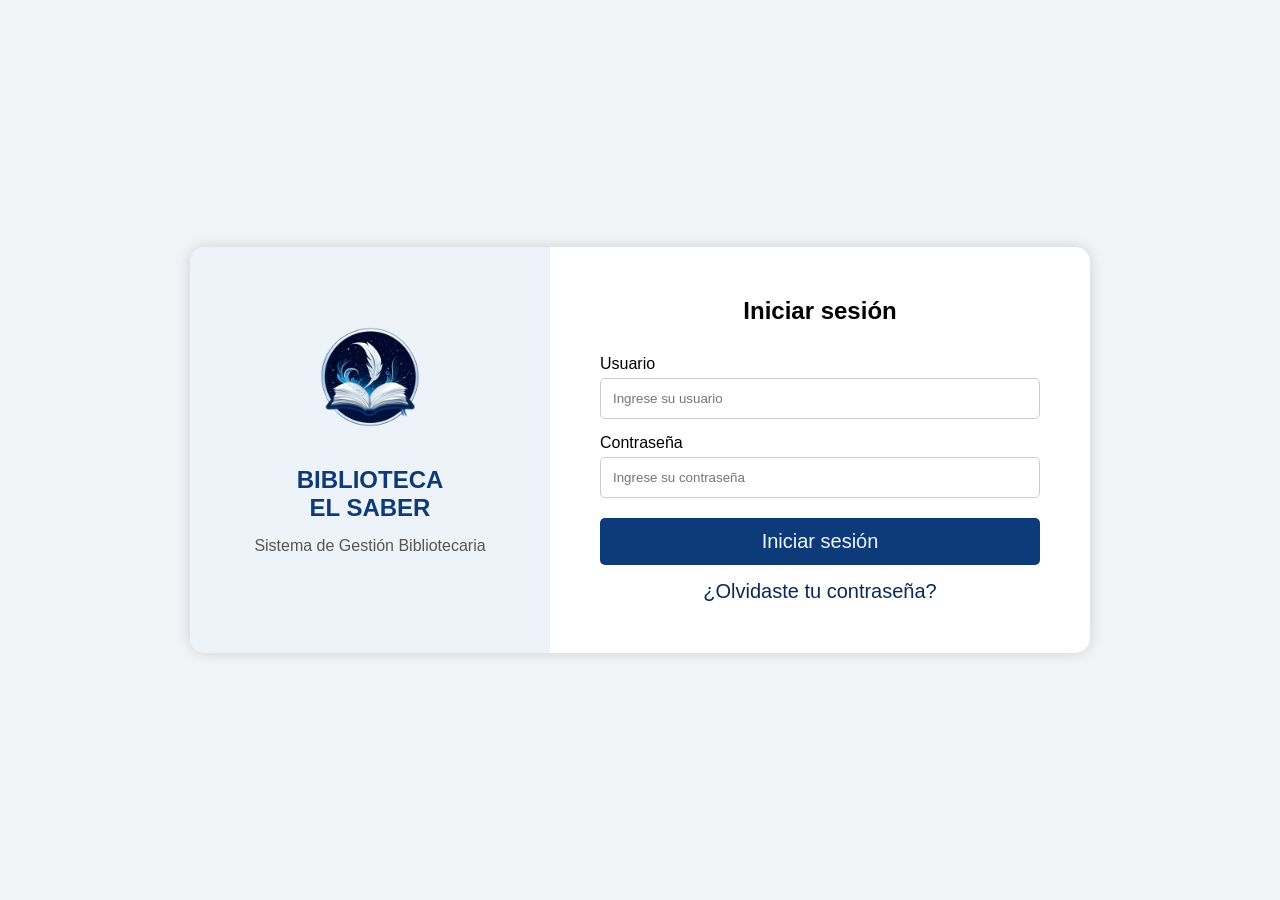
<file: index.html>
<!DOCTYPE html>
<html lang="es">
<head>
    <meta charset="UTF-8">
    <meta name="viewport" content="width=device-width, initial-scale=1.0">
    <title>Inicio de Sesión</title>
    <link rel="stylesheet" href="css/estilos.css">
</head>
<body>

<div class="contenedor">

    <div class="logo">
        <h1><img src="img/biblio-removebg-preview.png" alt=""></h1>
        <h2>BIBLIOTECA<br>EL SABER</h2>
        <p>Sistema de Gestión Bibliotecaria</p>
    </div>

    <div class="login">

        <h2>Iniciar sesión</h2>

        <form>
            <label>Usuario</label>
            <input type="text" placeholder="Ingrese su usuario">

            <label>Contraseña</label>
            <input type="password" placeholder="Ingrese su contraseña">

            <button type="submit"><a href="inicio.html">Iniciar sesión</button></a>
        </form>

        <a href="recuperarcontraseña.html" class="contraseña">¿Olvidaste tu contraseña?</a>

    </div>

</div>

</body>
</html>
</file>
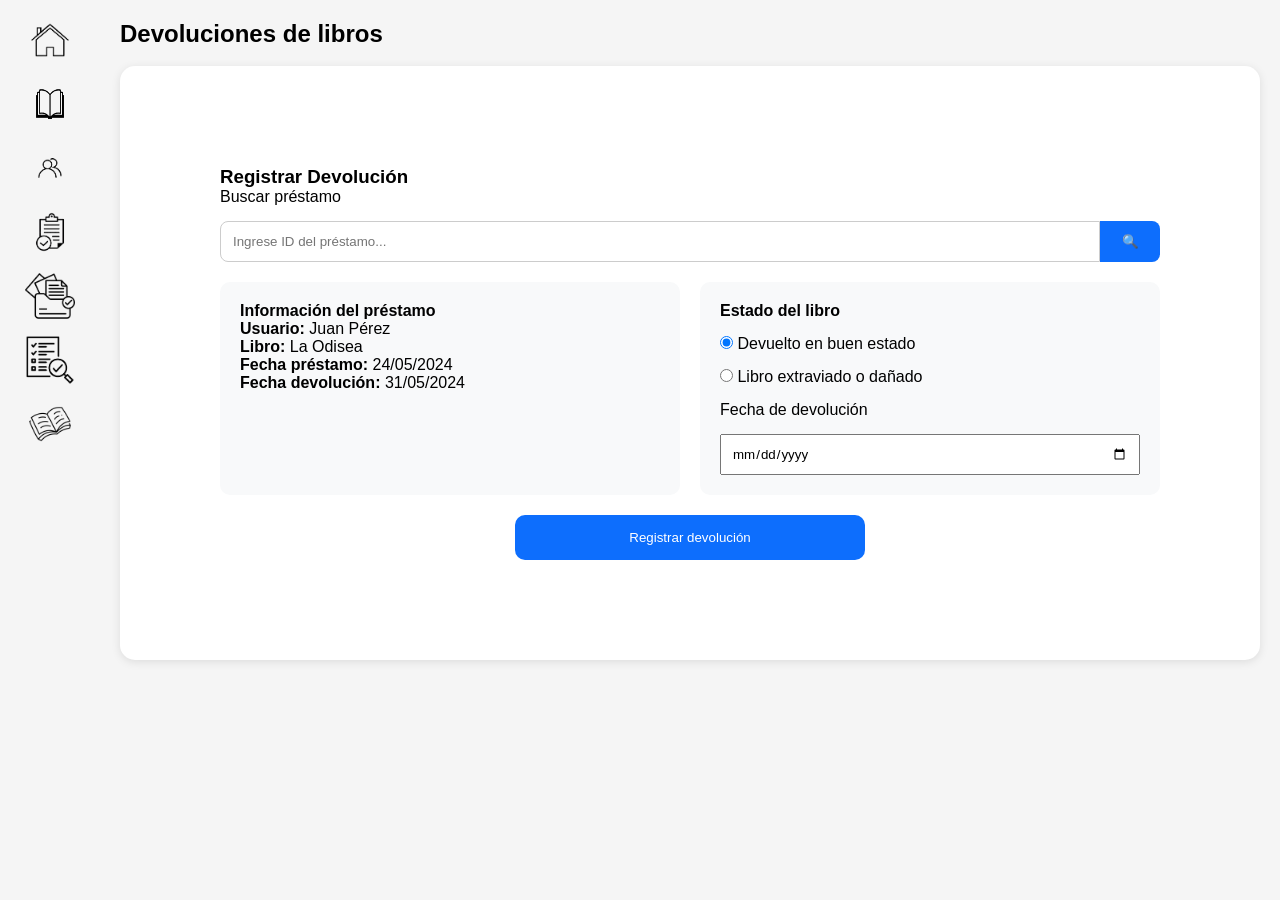
<file: devoluciones.html>
<!DOCTYPE html>
<html lang="en">
<head>
    <meta charset="UTF-8">
    <meta name="viewport" content="width=device-width, initial-scale=1.0">
    <link rel="stylesheet" href="css/devoluciones.css">
    <title>Document</title>
</head>
<body>
    <div class="contenedor">
            <!-- Menú lateral -->
        <aside class="sidebar">
            <a href="inicio.html">
                <img src="imagenes/casa-removebg-preview.png" alt="">
            </a>
            <a href="gestiondelibros.html">
                <img src="imagenes/libro-removebg-preview.png" alt="">
            </a>
            <a href="gestiondeusuarios.html">
                <img src="imagenes/personas-removebg-preview.png" alt="">
            </a>
            <a href="prestamolibros.html">
                <img src="imagenes/prestamo-removebg-preview.png" alt="">
            </a>
                <a href="devoluciones.html">
                <img src="imagenes/devolucion-removebg-preview.png" alt="">
            </a>

             <a href="reportes.html">
                <img src="imagenes/reporte-removebg-preview.png" alt="">
            </a>
            
            <a href="estraviado.html">
                <img src="imagenes/libro-de-hechizos.png" alt="">
            </a>
        </aside>

        <!-- Contenido -->
    <main class="contenido">
        <h2> Devoluciones de libros</h2>
        <br>

        <div class="card">
            <h3>Registrar Devolución</h3>

            <label>Buscar préstamo</label>
            <div class="buscar">
                <input type="text" placeholder="Ingrese ID del préstamo...">
                <button>🔍</button>
            </div>

            <div class="info-grid">

                <div class="info">
                    <h4>Información del préstamo</h4>
                    <p><strong>Usuario:</strong> Juan Pérez</p>
                    <p><strong>Libro:</strong> La Odisea</p>
                    <p><strong>Fecha préstamo:</strong> 24/05/2024</p>
                    <p><strong>Fecha devolución:</strong> 31/05/2024</p>
                </div>

                <div class="estado">
                    <h4>Estado del libro</h4>

                    <label>
                        <input type="radio" name="estado" checked>
                        Devuelto en buen estado
                    </label>

                    <label>
                        <input type="radio" name="estado">
                        Libro extraviado o dañado
                    </label>

                    <label>Fecha de devolución</label>
                    <input type="date">
                </div>

                </div>

                    <button class="btn">
                        Registrar devolución
                    </button>

                </div>
            </div>

        </main>

    </div>
</body>
</html>
</file>
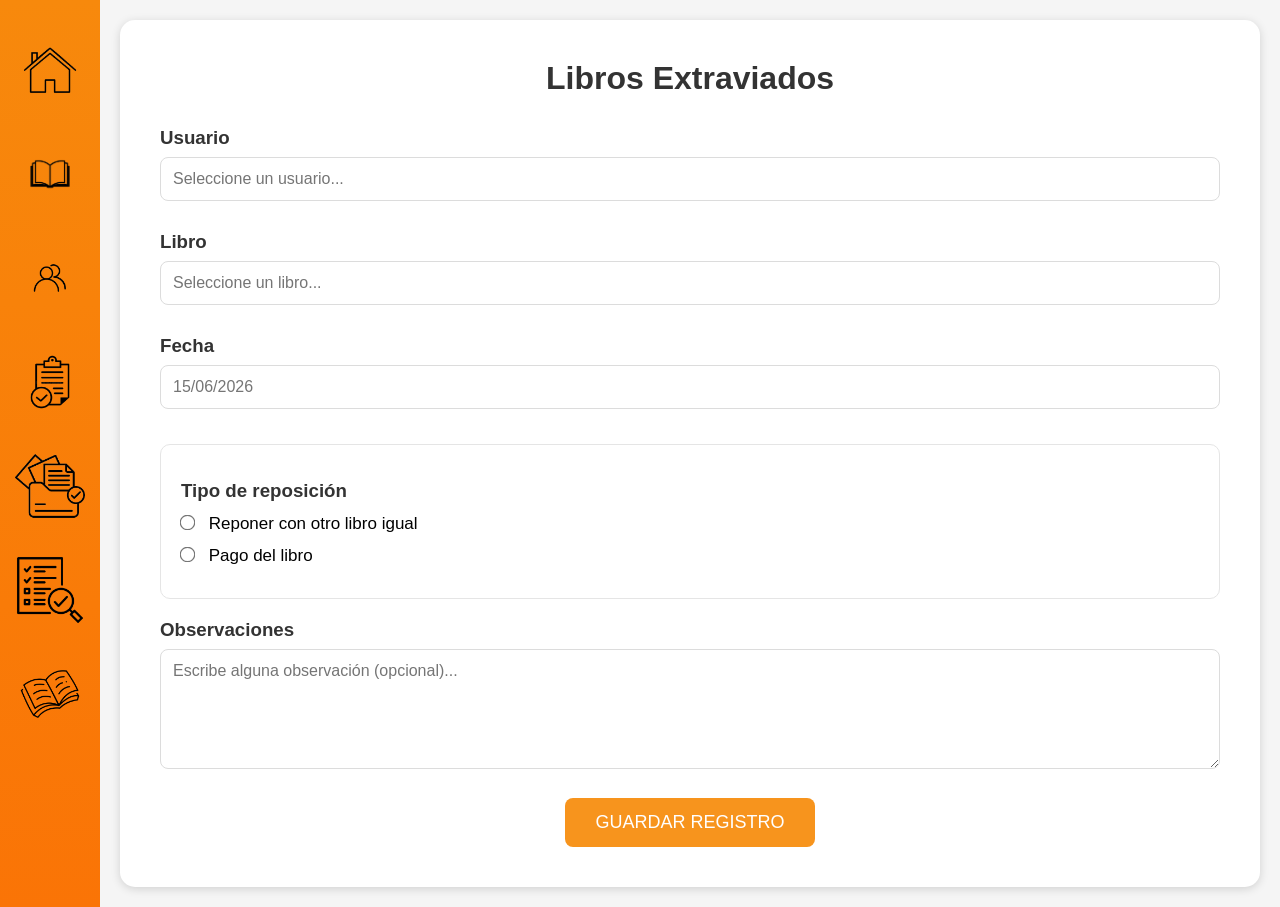
<file: estraviado.html>
<!DOCTYPE html>
<html lang="es">
<head>
    <meta charset="UTF-8">
    <meta name="viewport" content="width=device-width, initial-scale=1.0">
    <title>Libros Extraviados</title>
    <link rel="stylesheet" href="css/extraviado.css">
</head>
<body>

<div class="contenedor">

    <!-- Menú lateral -->
    <aside class="sidebar">

        <a href="inicio.html">
            <img src="imagenes/casa-removebg-preview.png" alt="Inicio">
        </a>

        <a href="gestiondelibros.html">
            <img src="imagenes/libro-removebg-preview.png" alt="Libros">
        </a>

        <a href="gestiondeusuarios.html">
            <img src="imagenes/personas-removebg-preview.png" alt="Usuarios">
        </a>

        <a href="prestamolibros.html">
            <img src="imagenes/prestamo-removebg-preview.png" alt="Préstamos">
        </a>

        <a href="devoluciones.html">
            <img src="imagenes/devolucion-removebg-preview.png" alt="Devoluciones">
        </a>

        <a href="reportes.html">
            <img src="imagenes/reporte-removebg-preview.png" alt="Reportes">
        </a>

             <a href="estraviado.html">
            <img src="imagenes/libro-de-hechizos.png" alt="Extraviados">
        </a>



    </aside>

    <!-- Contenido principal -->
    <main class="contenido">

        <h1>Libros Extraviados</h1>

        <h3>Usuario</h3>
        <input type="text" placeholder="Seleccione un usuario...">

        <h3>Libro</h3>
        <input type="text" placeholder="Seleccione un libro...">

        <h3>Fecha</h3>
        <input type="text" placeholder="15/06/2026">

        <div class="reposicion">

            <h3>Tipo de reposición</h3>

            <label>
                <input type="radio" name="reposicion">
                Reponer con otro libro igual
            </label>

            <label>
                <input type="radio" name="reposicion">
                Pago del libro
            </label>

        </div>

        <h3>Observaciones</h3>

        <textarea placeholder="Escribe alguna observación (opcional)..."></textarea>

        <button type="submit">GUARDAR REGISTRO</button>

    </main>

</div>

</body>
</html>
</file>
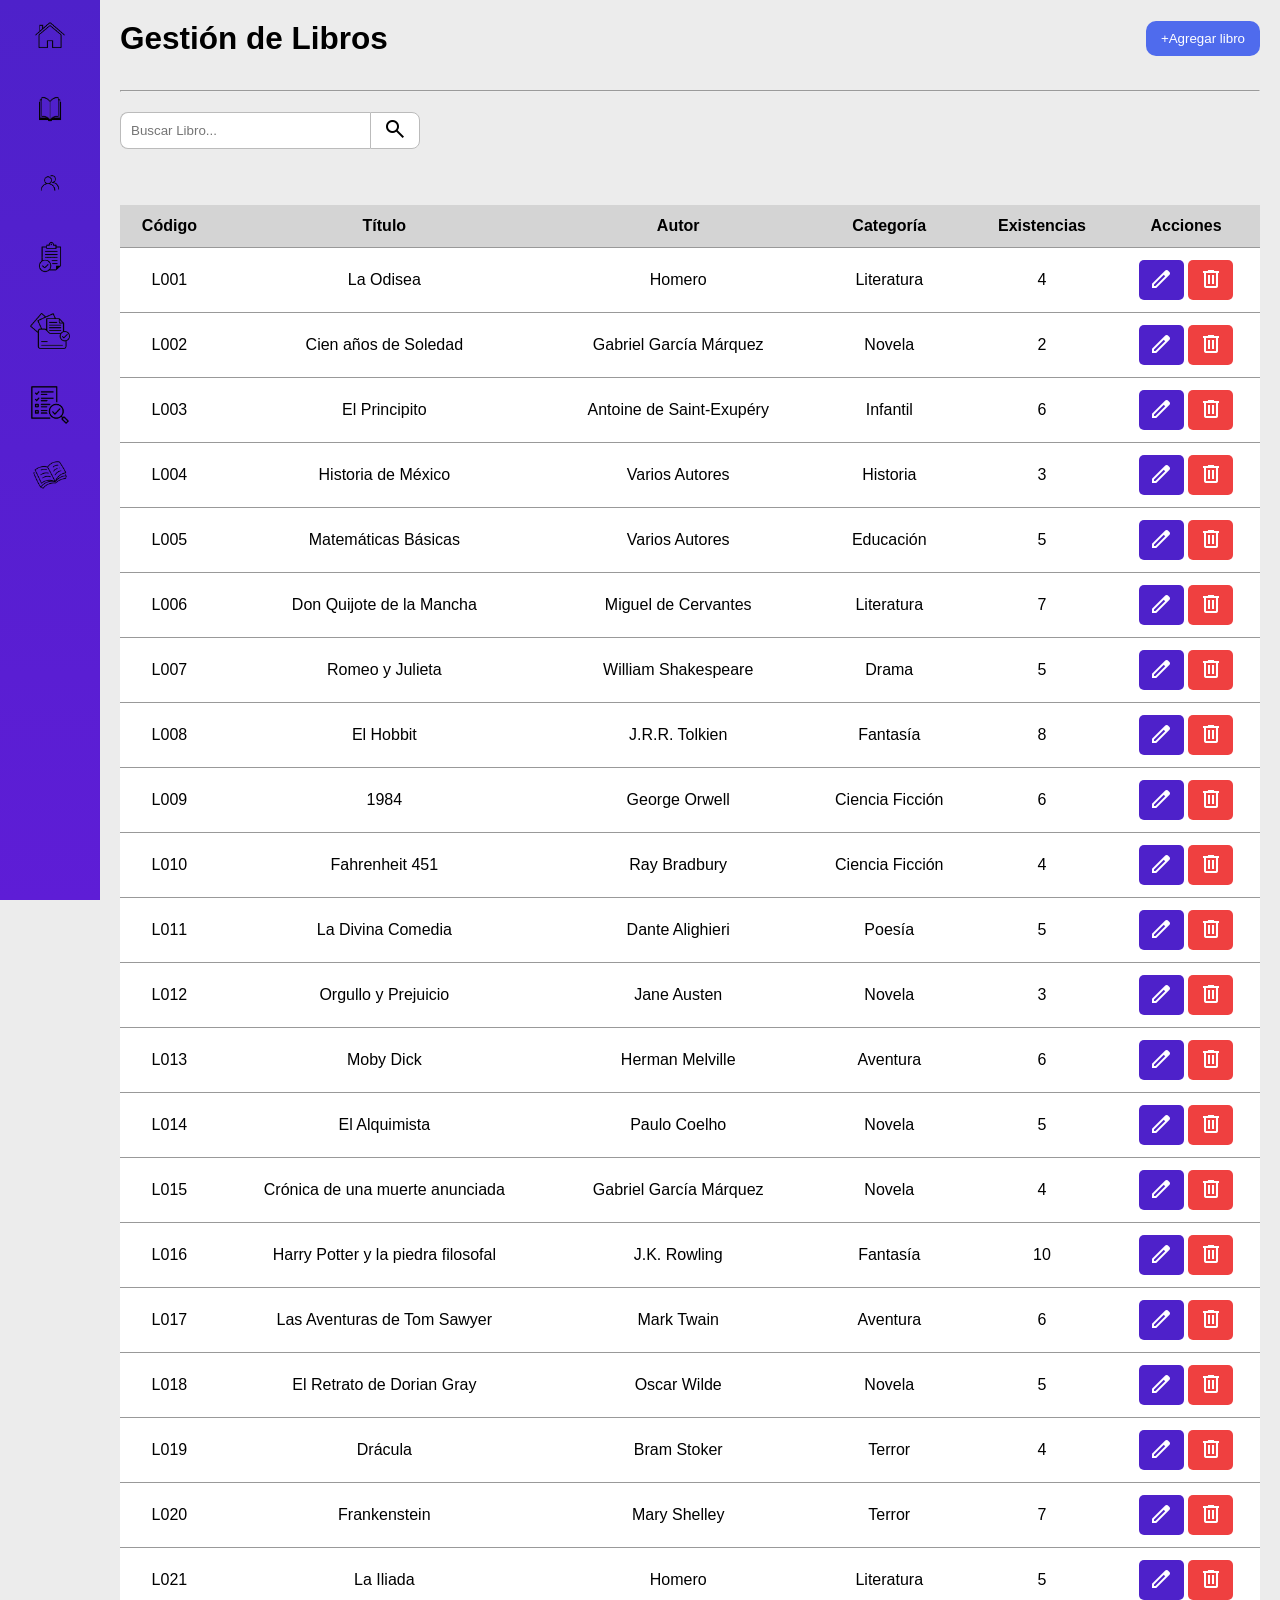
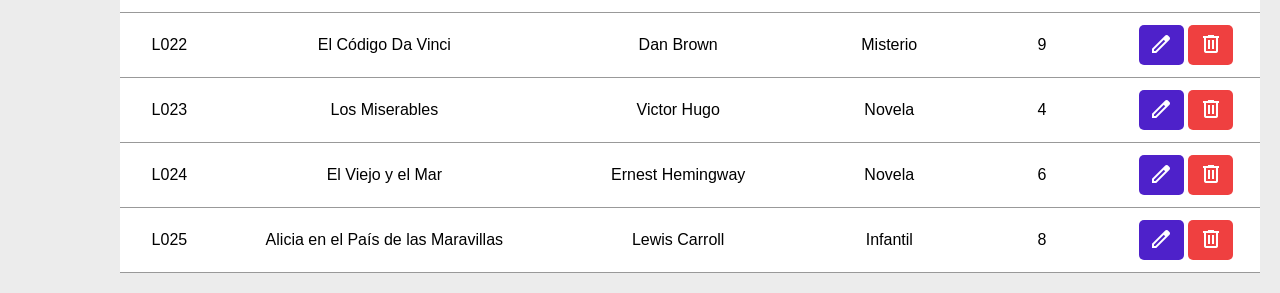
<file: gestiondelibros.html>
<!DOCTYPE html>
<html lang="en">
<head>
    <meta charset="UTF-8">
    <meta name="viewport" content="width=device-width, initial-scale=1.0">
     <!-- Icono lupa -->
     <link rel="stylesheet" href="https://fonts.googleapis.com/css2?family=Material+Symbols+Outlined" />
     <!-- Icono lápiz -->
     <link rel="stylesheet" href="https://fonts.googleapis.com/css2?family=Material+Symbols+Outlined" />
     <!-- Basurero -->
    <link rel="stylesheet" href="https://fonts.googleapis.com/css2?family=Material+Symbols+Outlined" />
    <link rel="stylesheet" href="css/gestiondelibros.css">
    <title>Document</title>
</head>
<body>

<div class="contenedor-gestion">

    <!-- Menú lateral -->
    <aside class="sidebar">
      <a href="inicio.html">
          <img src="imagenes/casa-removebg-preview.png" alt="">
      </a>
      <a href="gestiondelibros.html">
          <img src="imagenes/libro-removebg-preview.png" alt="">
      </a>
      <a href="gestiondeusuarios.html">
          <img src="imagenes/personas-removebg-preview.png" alt="">
      </a>
      <a href="prestamolibros.html">
          <img src="imagenes/prestamo-removebg-preview.png" alt="">
      </a>
      <a href="devoluciones.html">
          <img src="imagenes/devolucion-removebg-preview.png" alt="">
      </a>
      <a href="estraviado.html"></a>
          <img src="imagenes/reporte-removebg-preview.png" alt="">
      </a>
      <a href="reportes.html">
          <img src="imagenes/libro-de-hechizos.png" alt="">
      </a>

    </aside>

    <main class="contenido">

    <div class="encabezado">
        <h2>Gestión de Libros</h2>

        <button class="btn-agregar">
            +Agregar libro
        </button>
    </div>
    <br>
    <hr>
       <div class="buscador">
            <input type="text" placeholder="Buscar Libro...">
            <button><span class="material-symbols-outlined">search</span></button>

        </div>
        <br><br>

    <table>
        <thead>
            <tr>
                <th>Código</th>
                <th>Título</th>
                <th>Autor</th>
                <th>Categoría</th>
                <th>Existencias</th>
                <th>Acciones</th>
            </tr>
        </thead>

        <tbody>

            <tr>
                <td>L001</td>
                <td>La Odisea</td>
                <td>Homero</td>
                <td>Literatura</td>
                <td>4</td>

                <td class="acciones">
                      <button class="editar">
                            <span class="material-symbols-outlined">edit</span>
                        </button>

                        <button class="eliminar">
                           <span class="material-symbols-outlined">delete</span>
                        </button>
                </td>
            </tr>

            <tr>
                <td>L002</td>
                <td>Cien años de Soledad</td>
                <td>Gabriel García Márquez</td>
                <td>Novela</td>
                <td>2</td>

                <td class="acciones">
                       <button class="editar">
                            <span class="material-symbols-outlined">edit</span>
                        </button>

                        <button class="eliminar">
                           <span class="material-symbols-outlined">delete</span>
                        </button>
                </td>
            </tr>

            <tr>
                <td>L003</td>
                <td>El Principito</td>
                <td>Antoine de Saint-Exupéry</td>
                <td>Infantil</td>
                <td>6</td>

                <td class="acciones">
                      <button class="editar">
                            <span class="material-symbols-outlined">edit</span>
                        </button>

                        <button class="eliminar">
                           <span class="material-symbols-outlined">delete</span>
                        </button>
                </td>
            </tr>

            <tr>
                <td>L004</td>
                <td>Historia de México</td>
                <td>Varios Autores</td>
                <td>Historia</td>
                <td>3</td>

                <td class="acciones">
                       <button class="editar">
                            <span class="material-symbols-outlined">edit</span>
                        </button>

                        <button class="eliminar">
                           <span class="material-symbols-outlined">delete</span>
                        </button>
                </td>
            </tr>


            <tr>
                <td>L005</td>
                <td>Matemáticas Básicas</td>
                <td>Varios Autores</td>
                <td>Educación</td>
                <td>5</td>

                <td class="acciones">
                       <button class="editar">
                            <span class="material-symbols-outlined">edit</span>
                        </button>

                        <button class="eliminar">
                           <span class="material-symbols-outlined">delete</span>
                        </button>
                </td>
            </tr>

            <tr>
                 <td>L006</td>
                 <td>Don Quijote de la Mancha</td>
                 <td>Miguel de Cervantes</td>
                 <td>Literatura</td>
                 <td>7</td>

                 <td class="acciones">
                     <button class="editar">
                        <span class="material-symbols-outlined">edit</span></button>
                     <button class="eliminar"><span class="material-symbols-outlined">delete</span></button>
                </td>
            </tr>

             <tr>
                 <td>L007</td>
                 <td>Romeo y Julieta</td>
                 <td>William Shakespeare</td>
                 <td>Drama</td>
                 <td>5</td>

                <td class="acciones">
                     <button class="editar">
                        <span class="material-symbols-outlined">edit</span></button>
                      <button class="eliminar"><span class="material-symbols-outlined">delete</span></button>
                </td>
            </tr>

            <tr>
                 <td>L008</td>
                 <td>El Hobbit</td>
                 <td>J.R.R. Tolkien</td>
                 <td>Fantasía</td>
                 <td>8</td>
                 
                 <td class="acciones">
                     <button class="editar">
                        <span class="material-symbols-outlined">edit</span></button>
                     <button class="eliminar"><span class="material-symbols-outlined">delete</span></button>
                 </td>
            </tr>

            <tr>
                 <td>L009</td>
                 <td>1984</td>
                 <td>George Orwell</td>
                 <td>Ciencia Ficción</td>
                 <td>6</td>
    
                 <td class="acciones">
                     <button class="editar">
                        <span class="material-symbols-outlined">edit</span></button>
                     <button class="eliminar"><span class="material-symbols-outlined">delete</span></button>
                 </td>
            </tr>

            <tr>
                 <td>L010</td>
                 <td>Fahrenheit 451</td>
                 <td>Ray Bradbury</td>
                 <td>Ciencia Ficción</td>
                 <td>4</td>
                
                 <td class="acciones">
                     <button class="editar">
                        <span class="material-symbols-outlined">edit</span></button>
                     <button class="eliminar"><span class="material-symbols-outlined">delete</span></button>
                 </td>
            </tr>

            <tr>
                 <td>L011</td>
                 <td>La Divina Comedia</td>
                 <td>Dante Alighieri</td>
                 <td>Poesía</td>
                 <td>5</td>
                 
                 <td class="acciones">
                     <button class="editar">
                        <span class="material-symbols-outlined">edit</span></button>
                     <button class="eliminar"><span class="material-symbols-outlined">delete</span></button>
                 </td>
            </tr>

            <tr>
                 <td>L012</td>
                 <td>Orgullo y Prejuicio</td>
                 <td>Jane Austen</td>
                 <td>Novela</td>
                 <td>3</td>
                
                 <td class="acciones">
                     <button class="editar">
                        <span class="material-symbols-outlined">edit</span></button>
                     <button class="eliminar"><span class="material-symbols-outlined">delete</span></button>
                 </td>
            </tr>

<tr>
    <td>L013</td>
    <td>Moby Dick</td>
    <td>Herman Melville</td>
    <td>Aventura</td>
    <td>6</td>
    <td class="acciones">
        <button class="editar"><span class="material-symbols-outlined">edit</span></button>
        <button class="eliminar"><span class="material-symbols-outlined">delete</span></button>
    </td>
</tr>

<tr>
    <td>L014</td>
    <td>El Alquimista</td>
    <td>Paulo Coelho</td>
    <td>Novela</td>
    <td>5</td>
    <td class="acciones">
        <button class="editar"><span class="material-symbols-outlined">edit</span></button>
        <button class="eliminar"><span class="material-symbols-outlined">delete</span></button>
    </td>
</tr>

<tr>
    <td>L015</td>
    <td>Crónica de una muerte anunciada</td>
    <td>Gabriel García Márquez</td>
    <td>Novela</td>
    <td>4</td>
    <td class="acciones">
        <button class="editar"><span class="material-symbols-outlined">edit</span></button>
        <button class="eliminar"><span class="material-symbols-outlined">delete</span></button>
    </td>
</tr>

<tr>
    <td>L016</td>
    <td>Harry Potter y la piedra filosofal</td>
    <td>J.K. Rowling</td>
    <td>Fantasía</td>
    <td>10</td>
    <td class="acciones">
        <button class="editar"><span class="material-symbols-outlined">edit</span></button>
        <button class="eliminar"><span class="material-symbols-outlined">delete</span></button>
    </td>
</tr>

<tr>
    <td>L017</td>
    <td>Las Aventuras de Tom Sawyer</td>
    <td>Mark Twain</td>
    <td>Aventura</td>
    <td>6</td>
    <td class="acciones">
        <button class="editar"><span class="material-symbols-outlined">edit</span></button>
        <button class="eliminar"><span class="material-symbols-outlined">delete</span></button>
    </td>
</tr>

<tr>
    <td>L018</td>
    <td>El Retrato de Dorian Gray</td>
    <td>Oscar Wilde</td>
    <td>Novela</td>
    <td>5</td>
    <td class="acciones">
        <button class="editar"><span class="material-symbols-outlined">edit</span></button>
        <button class="eliminar"><span class="material-symbols-outlined">delete</span></button>
    </td>
</tr>

<tr>
    <td>L019</td>
    <td>Drácula</td>
    <td>Bram Stoker</td>
    <td>Terror</td>
    <td>4</td>
    <td class="acciones">
        <button class="editar"><span class="material-symbols-outlined">edit</span></button>
        <button class="eliminar"><span class="material-symbols-outlined">delete</span></button>
    </td>
</tr>

<tr>
    <td>L020</td>
    <td>Frankenstein</td>
    <td>Mary Shelley</td>
    <td>Terror</td>
    <td>7</td>
    <td class="acciones">
        <button class="editar"><span class="material-symbols-outlined">edit</span></button>
        <button class="eliminar"><span class="material-symbols-outlined">delete</span></button>
    </td>
</tr>

<tr>
    <td>L021</td>
    <td>La Iliada</td>
    <td>Homero</td>
    <td>Literatura</td>
    <td>5</td>
    <td class="acciones">
        <button class="editar"><span class="material-symbols-outlined">edit</span></button>
        <button class="eliminar"><span class="material-symbols-outlined">delete</span></button>
    </td>
</tr>

<tr>
    <td>L022</td>
    <td>El Código Da Vinci</td>
    <td>Dan Brown</td>
    <td>Misterio</td>
    <td>9</td>
    <td class="acciones">
        <button class="editar"><span class="material-symbols-outlined">edit</span></button>
        <button class="eliminar"><span class="material-symbols-outlined">delete</span></button>
    </td>
</tr>

<tr>
    <td>L023</td>
    <td>Los Miserables</td>
    <td>Victor Hugo</td>
    <td>Novela</td>
    <td>4</td>
    <td class="acciones">
        <button class="editar"><span class="material-symbols-outlined">edit</span></button>
        <button class="eliminar"><span class="material-symbols-outlined">delete</span></button>
    </td>
</tr>

<tr>
    <td>L024</td>
    <td>El Viejo y el Mar</td>
    <td>Ernest Hemingway</td>
    <td>Novela</td>
    <td>6</td>
    <td class="acciones">
        <button class="editar"><span class="material-symbols-outlined">edit</span></button>
        <button class="eliminar"><span class="material-symbols-outlined">delete</span></button>
    </td>
</tr>

<tr>
    <td>L025</td>
    <td>Alicia en el País de las Maravillas</td>
    <td>Lewis Carroll</td>
    <td>Infantil</td>
    <td>8</td>
    <td class="acciones">
        <button class="editar"><span class="material-symbols-outlined">edit</span></button>
        <button class="eliminar"><span class="material-symbols-outlined">delete</span></button>
    </td>
</tr>



        </tbody>
    </table>
  </main>

</div>

</body>
</html>
</file>
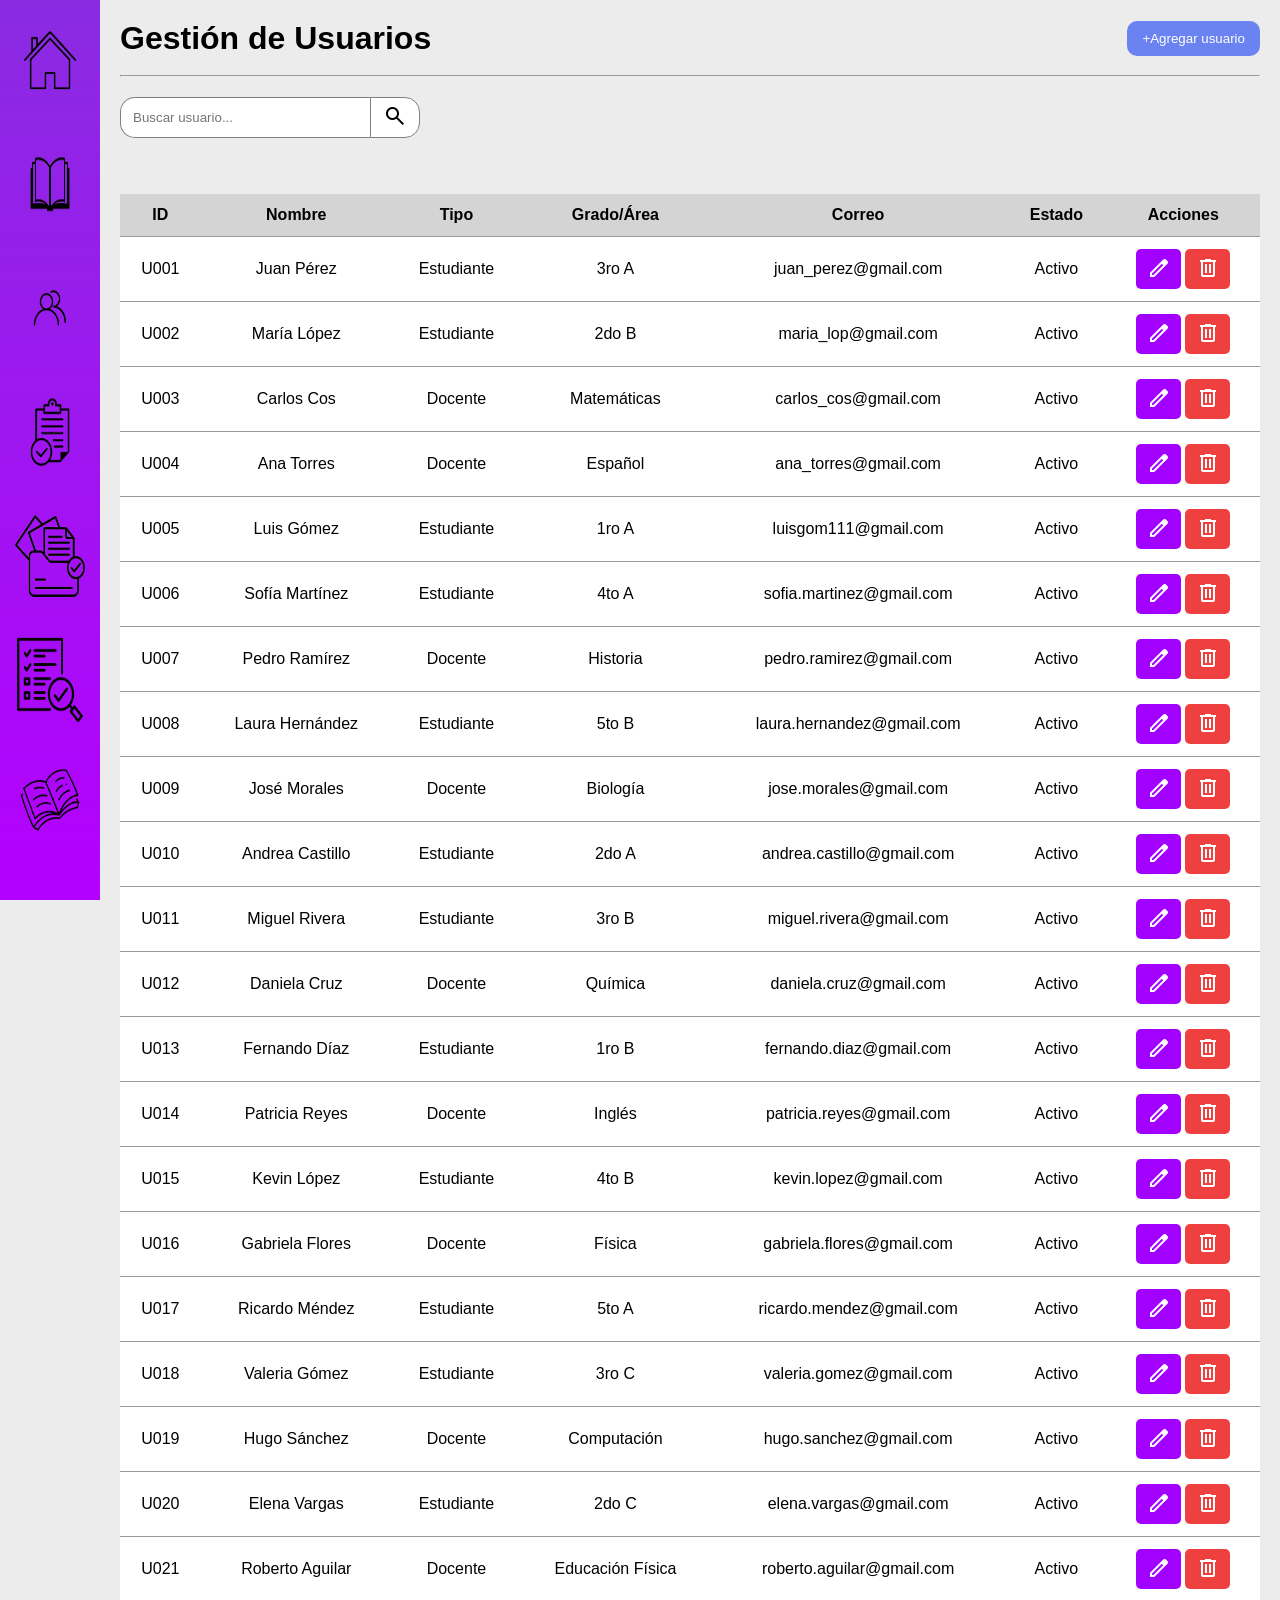
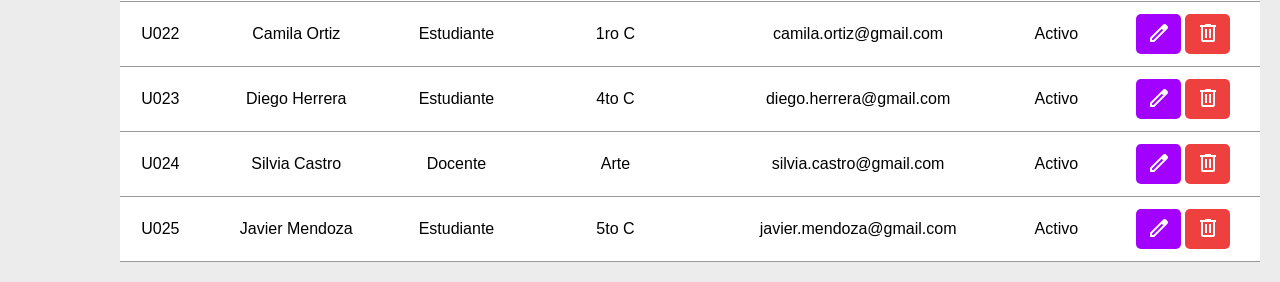
<file: gestiondeusuarios.html>
<!DOCTYPE html>
<html lang="en">
<head>
    <meta charset="UTF-8">
    <meta name="viewport" content="width=device-width, initial-scale=1.0">
    <!-- Icono lupa -->
     <link rel="stylesheet" href="https://fonts.googleapis.com/css2?family=Material+Symbols+Outlined" />
     <!-- Icono lápiz -->
      <link rel="stylesheet" href="https://fonts.googleapis.com/css2?family=Material+Symbols+Outlined" />
      <!-- Basurero -->
       <link rel="stylesheet" href="https://fonts.googleapis.com/css2?family=Material+Symbols+Outlined" />
    <link rel="stylesheet" href="css/gestiondeusuarios.css">
    <title>Document</title>
</head>
<body>

<div class="contenedor-usuarios">

    <!-- Menú lateral -->
    <aside class="sidebar">
      <a href="inicio.html">
          <img src="imagenes/casa-removebg-preview.png" alt="">
      </a>
      <a href="gestiondelibros.html">
          <img src="imagenes/libro-removebg-preview.png" alt="">
      </a>
      <a href="gestiondeusuarios.html">
          <img src="imagenes/personas-removebg-preview.png" alt="">
      </a>
      <a href="prestamolibros.html">
          <img src="imagenes/prestamo-removebg-preview.png" alt="">
      </a>
      <a href="devoluciones.html">
          <img src="imagenes/devolucion-removebg-preview.png" alt="">
      </a>
      <a href="estraviado.html"></a>
          <img src="imagenes/reporte-removebg-preview.png" alt="">
      </a>
      <a href="reportes.html">
          <img src="imagenes/libro-de-hechizos.png" alt="">
      </a>

    </aside>

    <!-- Contenido -->
    <main class="contenido">

        <div class="encabezado">

            <h1>Gestión de Usuarios</h1>

            <button class="agregar">
                +Agregar usuario
            </button>

        </div>
        <br>
        <hr>

        <div class="buscar">

            <input type="text" placeholder="Buscar usuario...">
            <button><span class="material-symbols-outlined">search</span></button>

        </div>
        <br><br>

        <table>

            <thead>

                <tr>

                    <th>ID</th>
                    <th>Nombre</th>
                    <th>Tipo</th>
                    <th>Grado/Área</th>
                    <th>Correo</th>
                    <th>Estado</th>
                    <th>Acciones</th>

                </tr>

            </thead>

            <tbody>

                <tr>
                    <td>U001</td>
                    <td>Juan Pérez</td>
                    <td>Estudiante</td>
                    <td>3ro A</td>
                    <td>juan_perez@gmail.com</td>
                    <td>Activo</td>
                    <td class="acciones">
                        <button class="editar">
                            <span class="material-symbols-outlined">edit</span>
                        </button>

                        <button class="eliminar">
                           <span class="material-symbols-outlined">delete</span>
                        </button>

                    </td>

                </tr>

                <tr>

                    <td>U002</td>
                    <td>María López</td>
                    <td>Estudiante</td>
                    <td>2do B</td>
                    <td>maria_lop@gmail.com</td>
                    <td>Activo</td>

                    <td class="acciones">

                         <button class="editar">
                            <span class="material-symbols-outlined">edit</span>
                        </button>

                       <button class="eliminar">
                           <span class="material-symbols-outlined">delete</span>
                        </button>

                    </td>

                </tr>

                 <tr>

                    <td>U003</td>
                    <td>Carlos Cos</td>
                    <td>Docente</td>
                    <td>Matemáticas</td>
                    <td>carlos_cos@gmail.com</td>
                    <td>Activo</td>

                    <td class="acciones">

                         <button class="editar">
                            <span class="material-symbols-outlined">edit</span>
                        </button>

                        <button class="eliminar">
                           <span class="material-symbols-outlined">delete</span>
                        </button>

                    </td>

                </tr>

                 <tr>

                    <td>U004</td>
                    <td>Ana Torres</td>
                    <td>Docente</td>
                    <td>Español</td>
                    <td>ana_torres@gmail.com</td>
                    <td>Activo</td>

                    <td class="acciones">

                         <button class="editar">
                            <span class="material-symbols-outlined">edit</span>
                        </button>

                      <button class="eliminar">
                           <span class="material-symbols-outlined">delete</span>
                        </button>

                    </td>

                </tr>

                <tr>

                    <td>U005</td>
                    <td>Luis Gómez</td>
                    <td>Estudiante</td>
                    <td>1ro A</td>
                    <td>luisgom111@gmail.com</td>
                    <td>Activo</td>

                    <td class="acciones">

                         <button class="editar">
                            <span class="material-symbols-outlined">edit</span>
                        </button>

                       <button class="eliminar">
                           <span class="material-symbols-outlined">delete</span>
                        </button>

                    </td>

                </tr>

                <tr>
    <td>U006</td>
    <td>Sofía Martínez</td>
    <td>Estudiante</td>
    <td>4to A</td>
    <td>sofia.martinez@gmail.com</td>
    <td>Activo</td>
    <td class="acciones">
        <button class="editar"><span class="material-symbols-outlined">edit</span></button>
        <button class="eliminar"><span class="material-symbols-outlined">delete</span></button>
    </td>
</tr>

<tr>
    <td>U007</td>
    <td>Pedro Ramírez</td>
    <td>Docente</td>
    <td>Historia</td>
    <td>pedro.ramirez@gmail.com</td>
    <td>Activo</td>
    <td class="acciones">
        <button class="editar"><span class="material-symbols-outlined">edit</span></button>
        <button class="eliminar"><span class="material-symbols-outlined">delete</span></button>
    </td>
</tr>

<tr>
    <td>U008</td>
    <td>Laura Hernández</td>
    <td>Estudiante</td>
    <td>5to B</td>
    <td>laura.hernandez@gmail.com</td>
    <td>Activo</td>
    <td class="acciones">
        <button class="editar"><span class="material-symbols-outlined">edit</span></button>
        <button class="eliminar"><span class="material-symbols-outlined">delete</span></button>
    </td>
</tr>

<tr>
    <td>U009</td>
    <td>José Morales</td>
    <td>Docente</td>
    <td>Biología</td>
    <td>jose.morales@gmail.com</td>
    <td>Activo</td>
    <td class="acciones">
        <button class="editar"><span class="material-symbols-outlined">edit</span></button>
        <button class="eliminar"><span class="material-symbols-outlined">delete</span></button>
    </td>
</tr>

<tr>
    <td>U010</td>
    <td>Andrea Castillo</td>
    <td>Estudiante</td>
    <td>2do A</td>
    <td>andrea.castillo@gmail.com</td>
    <td>Activo</td>
    <td class="acciones">
        <button class="editar"><span class="material-symbols-outlined">edit</span></button>
        <button class="eliminar"><span class="material-symbols-outlined">delete</span></button>
    </td>
</tr>

<tr>
    <td>U011</td>
    <td>Miguel Rivera</td>
    <td>Estudiante</td>
    <td>3ro B</td>
    <td>miguel.rivera@gmail.com</td>
    <td>Activo</td>
    <td class="acciones">
        <button class="editar"><span class="material-symbols-outlined">edit</span></button>
        <button class="eliminar"><span class="material-symbols-outlined">delete</span></button>
    </td>
</tr>

<tr>
    <td>U012</td>
    <td>Daniela Cruz</td>
    <td>Docente</td>
    <td>Química</td>
    <td>daniela.cruz@gmail.com</td>
    <td>Activo</td>
    <td class="acciones">
        <button class="editar"><span class="material-symbols-outlined">edit</span></button>
        <button class="eliminar"><span class="material-symbols-outlined">delete</span></button>
    </td>
</tr>

<tr>
    <td>U013</td>
    <td>Fernando Díaz</td>
    <td>Estudiante</td>
    <td>1ro B</td>
    <td>fernando.diaz@gmail.com</td>
    <td>Activo</td>
    <td class="acciones">
        <button class="editar"><span class="material-symbols-outlined">edit</span></button>
        <button class="eliminar"><span class="material-symbols-outlined">delete</span></button>
    </td>
</tr>

<tr>
    <td>U014</td>
    <td>Patricia Reyes</td>
    <td>Docente</td>
    <td>Inglés</td>
    <td>patricia.reyes@gmail.com</td>
    <td>Activo</td>
    <td class="acciones">
        <button class="editar"><span class="material-symbols-outlined">edit</span></button>
        <button class="eliminar"><span class="material-symbols-outlined">delete</span></button>
    </td>
</tr>

<tr>
    <td>U015</td>
    <td>Kevin López</td>
    <td>Estudiante</td>
    <td>4to B</td>
    <td>kevin.lopez@gmail.com</td>
    <td>Activo</td>
    <td class="acciones">
        <button class="editar"><span class="material-symbols-outlined">edit</span></button>
        <button class="eliminar"><span class="material-symbols-outlined">delete</span></button>
    </td>
</tr>

<tr>
    <td>U016</td>
    <td>Gabriela Flores</td>
    <td>Docente</td>
    <td>Física</td>
    <td>gabriela.flores@gmail.com</td>
    <td>Activo</td>
    <td class="acciones">
        <button class="editar"><span class="material-symbols-outlined">edit</span></button>
        <button class="eliminar"><span class="material-symbols-outlined">delete</span></button>
    </td>
</tr>

<tr>
    <td>U017</td>
    <td>Ricardo Méndez</td>
    <td>Estudiante</td>
    <td>5to A</td>
    <td>ricardo.mendez@gmail.com</td>
    <td>Activo</td>
    <td class="acciones">
        <button class="editar"><span class="material-symbols-outlined">edit</span></button>
        <button class="eliminar"><span class="material-symbols-outlined">delete</span></button>
    </td>
</tr>

<tr>
    <td>U018</td>
    <td>Valeria Gómez</td>
    <td>Estudiante</td>
    <td>3ro C</td>
    <td>valeria.gomez@gmail.com</td>
    <td>Activo</td>
    <td class="acciones">
        <button class="editar"><span class="material-symbols-outlined">edit</span></button>
        <button class="eliminar"><span class="material-symbols-outlined">delete</span></button>
    </td>
</tr>

<tr>
    <td>U019</td>
    <td>Hugo Sánchez</td>
    <td>Docente</td>
    <td>Computación</td>
    <td>hugo.sanchez@gmail.com</td>
    <td>Activo</td>
    <td class="acciones">
        <button class="editar"><span class="material-symbols-outlined">edit</span></button>
        <button class="eliminar"><span class="material-symbols-outlined">delete</span></button>
    </td>
</tr>

<tr>
    <td>U020</td>
    <td>Elena Vargas</td>
    <td>Estudiante</td>
    <td>2do C</td>
    <td>elena.vargas@gmail.com</td>
    <td>Activo</td>
    <td class="acciones">
        <button class="editar"><span class="material-symbols-outlined">edit</span></button>
        <button class="eliminar"><span class="material-symbols-outlined">delete</span></button>
    </td>
</tr>

<tr>
    <td>U021</td>
    <td>Roberto Aguilar</td>
    <td>Docente</td>
    <td>Educación Física</td>
    <td>roberto.aguilar@gmail.com</td>
    <td>Activo</td>
    <td class="acciones">
        <button class="editar"><span class="material-symbols-outlined">edit</span></button>
        <button class="eliminar"><span class="material-symbols-outlined">delete</span></button>
    </td>
</tr>

<tr>
    <td>U022</td>
    <td>Camila Ortiz</td>
    <td>Estudiante</td>
    <td>1ro C</td>
    <td>camila.ortiz@gmail.com</td>
    <td>Activo</td>
    <td class="acciones">
        <button class="editar"><span class="material-symbols-outlined">edit</span></button>
        <button class="eliminar"><span class="material-symbols-outlined">delete</span></button>
    </td>
</tr>

<tr>
    <td>U023</td>
    <td>Diego Herrera</td>
    <td>Estudiante</td>
    <td>4to C</td>
    <td>diego.herrera@gmail.com</td>
    <td>Activo</td>
    <td class="acciones">
        <button class="editar"><span class="material-symbols-outlined">edit</span></button>
        <button class="eliminar"><span class="material-symbols-outlined">delete</span></button>
    </td>
</tr>

<tr>
    <td>U024</td>
    <td>Silvia Castro</td>
    <td>Docente</td>
    <td>Arte</td>
    <td>silvia.castro@gmail.com</td>
    <td>Activo</td>
    <td class="acciones">
        <button class="editar"><span class="material-symbols-outlined">edit</span></button>
        <button class="eliminar"><span class="material-symbols-outlined">delete</span></button>
    </td>
</tr>

<tr>
    <td>U025</td>
    <td>Javier Mendoza</td>
    <td>Estudiante</td>
    <td>5to C</td>
    <td>javier.mendoza@gmail.com</td>
    <td>Activo</td>
    <td class="acciones">
        <button class="editar"><span class="material-symbols-outlined">edit</span></button>
        <button class="eliminar"><span class="material-symbols-outlined">delete</span></button>
    </td>
</tr>



            </tbody>

        </table>

    </main>

</div>

</body>
</html>
</file>
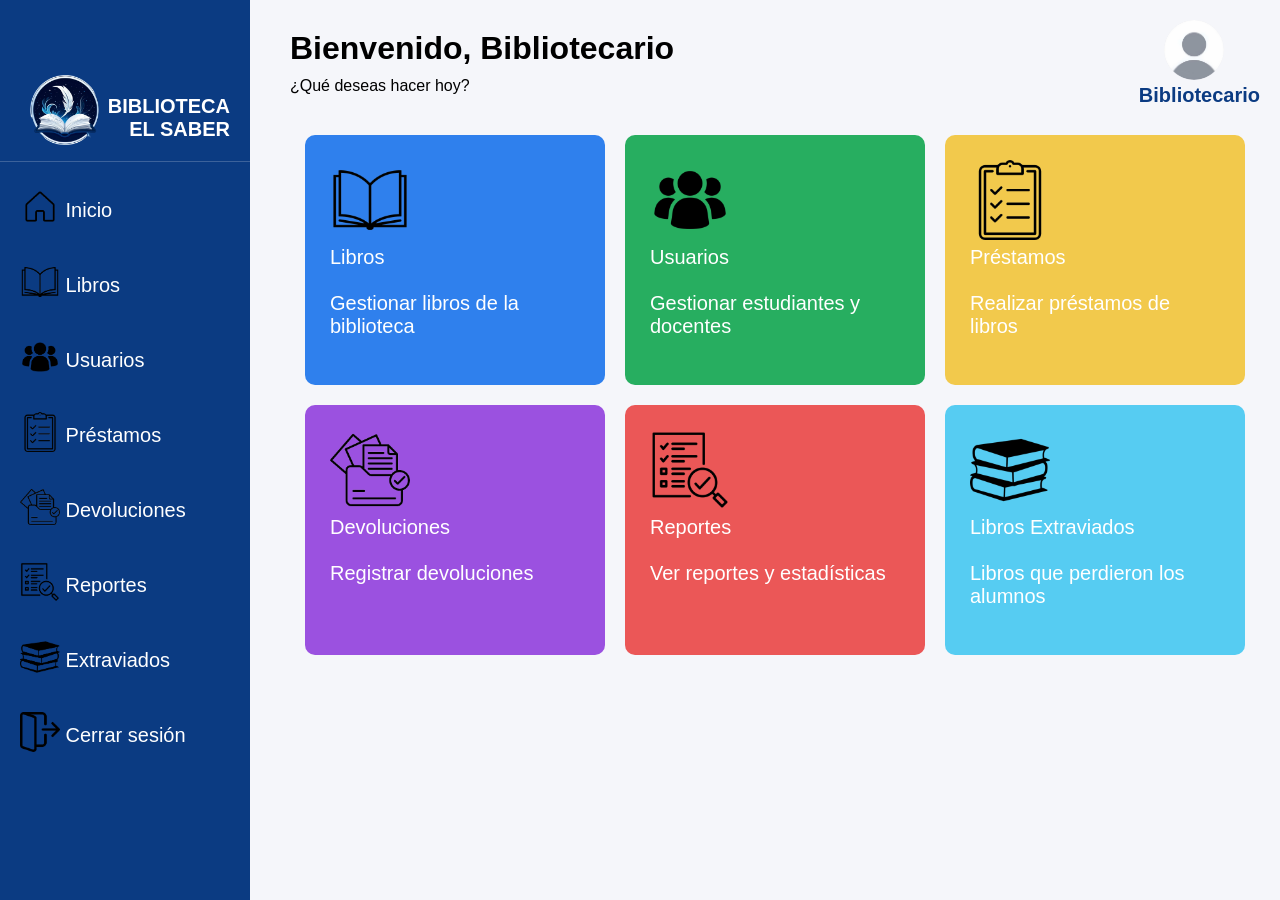
<file: inicio.html>
<!DOCTYPE html>
<html lang="es">
<head>
    <meta charset="UTF-8">
    <meta name="viewport" content="width=device-width, initial-scale=1.0">
    <title>Menú Principal</title>
    <link rel="stylesheet" href="css/inicio.css">
</head>
<body>

    <div class="barra">
        <div class="logo">
            <h2><img src="img/biblio-removebg-preview.png" alt=""> BIBLIOTECA<br>EL SABER</h2>
        </div>

        <ul>
            <li> <a href="inicio.html"><img src="img/in-removebg-preview.png" alt=""> Inicio</a></li>
            <li><a href="gestiondelibros.html"><img src="img/llll-removebg-preview.png" alt=""> Libros</a></li>
            <li><a href="gestiondeusuarios.html"><img src="img/usu-removebg-preview.png" alt=""> Usuarios</a></li>
            <li><a href="prestamolibros.html"><img src="img/pre-removebg-preview.png" alt=""> Préstamos</a></li>
            <li><a href="devoluciones.html"><img src="img/devolucion-removebg-preview.png" alt=""> Devoluciones</a></li>
            <li><a href="reportes.html"><img src="img/reporte-removebg-preview.png" alt=""> Reportes</a></li>
            <li><a href="estraviado.html"><img src="img/lib-removebg-preview (1).png" alt=""> Extraviados</a></li>
            <li> <a href="index.html"><img src="img/cerrar-removebg-preview.png" alt=""> Cerrar sesión</a></li>
        </ul>
    </div>

    <div class="contenido">
        <h1>Bienvenido, Bibliotecario</h1>
        <p>¿Qué deseas hacer hoy?</p>
        <div class="perfil">
            <img src="img/per-removebg-preview.png" alt=""><h3>Bibliotecario</h3>
        </div>

        <div class="tarjetas">

            <div class="card libros">
                <h3><img src="img/llll-removebg-preview.png" alt=""> </h3>
                <a href="gestiondelibros.html">Libros</a>
                <br>
                <br>
                <p>Gestionar libros de la biblioteca</p>
            </div>

            <div class="card usuarios">
                <h3><img src="img/usu-removebg-preview.png" alt=""></h3>
                <a href="gestiondeusuarios.html">Usuarios</a>
                <br>
                <br>
                <p>Gestionar estudiantes y docentes</p>
            </div>

            <div class="card prestamos">
                <h3><img src="img/pre-removebg-preview.png" alt=""></h3>
                <a href="prestamolibros.html">Préstamos</a>
                <br>
                <br>
                <p>Realizar préstamos de libros</p>
            </div>

            <div class="card devoluciones">
                <h3><img src="img/devolucion-removebg-preview.png" alt=""></h3>
                <a href="devoluciones.html">Devoluciones</a>
                <br>
                <br>
                <p>Registrar devoluciones</p>
            </div>

            <div class="card reportes">
                <h3><img src="img/reporte-removebg-preview.png" alt=""></h3>
                <a href="reportes.html">Reportes</a>
                <br>
                <br>
                <p>Ver reportes y estadísticas</p>
            </div>

            <div class="card configuracion">
                <h3><img src="img/lib-removebg-preview (1).png" alt=""></h3>
                <a href="estraviado.html">Libros Extraviados</a>
                <br>
                <br>
                <p>Libros que perdieron los alumnos</p>
            </div>

        </div>
    </div>

</body>
</html>
</file>
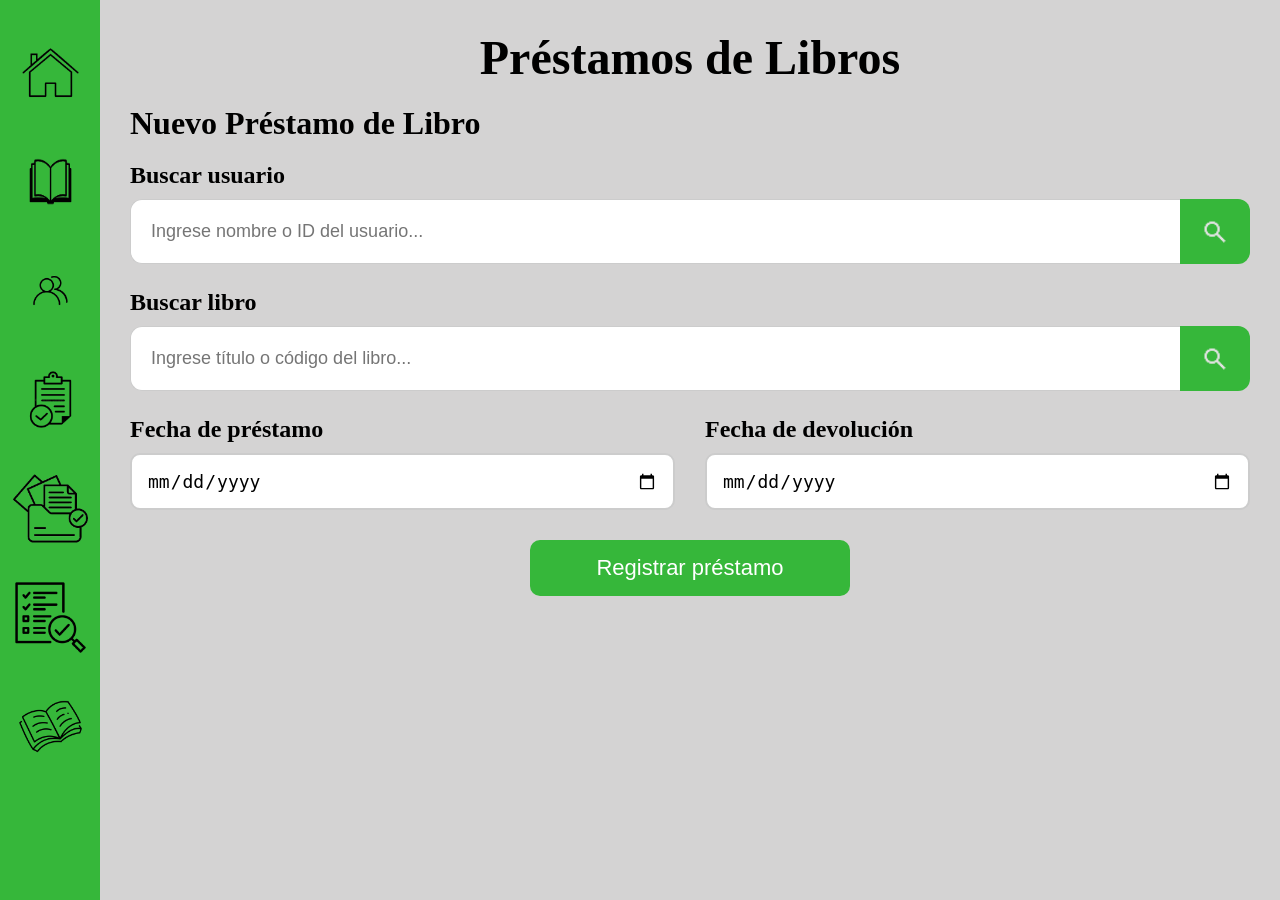
<file: prestamolibros.html>
<!DOCTYPE html>
<html lang="es">
<head>
    <meta charset="UTF-8">
    <meta name="viewport" content="width=device-width, initial-scale=1.0">

    <!-- Font -->
    <link rel="stylesheet" href="https://cdnjs.cloudflare.com/ajax/libs/font-awesome/6.7.2/css/all.min.css">

    <link rel="stylesheet" href="css/prestamoslibros.css">
    <title>Préstamos de Libros</title>
</head>
<body>

<div class="contenedor">

    <!-- Menú -->
    <aside class="sidebar">

        <a href="inicio.html">
            <img src="imagenes/casa-removebg-preview.png" alt="Inicio">
        </a>

        <a href="gestiondelibros.html">
            <img src="imagenes/libro-removebg-preview.png" alt="Libros">
        </a>

        <a href="gestiondeusuarios.html">
            <img src="imagenes/personas-removebg-preview.png" alt="Usuarios">
        </a>

        <a href="prestamolibros.html">
            <img src="imagenes/prestamo-removebg-preview.png" alt="Préstamos">
        </a>

        <a href="devoluciones.html">
            <img src="imagenes/devolucion-removebg-preview.png" alt="Devoluciones">
        </a>

        <a href="reportes.html">
            <img src="imagenes/reporte-removebg-preview.png" alt="Reportes">
        </a>

        <a href="estraviado.html">
            <img src="imagenes/libro-de-hechizos.png" alt="Extraviados">
        </a>


    </aside>

    <!-- Contenido -->
    <div class="libros">

        <h1>Préstamos de Libros</h1>
        <h2>Nuevo Préstamo de Libro</h2>

        <div class="prestamo">

            <!-- Buscar usuario -->
            <h3>Buscar usuario</h3>

            <div class="campo-busqueda">
                <input type="text" placeholder="Ingrese nombre o ID del usuario...">

                <button class="btn-buscar">
                    <img src="imagenes/search_24dp_E3E3E3_FILL0_wght400_GRAD0_opsz24.png" alt="Buscar">
                </button>
            </div>

            <!-- Buscar libro -->
            <h3>Buscar libro</h3>

            <div class="campo-busqueda">
                <input type="text" placeholder="Ingrese título o código del libro...">

                <button class="btn-buscar">
                    <img src="imagenes/search_24dp_E3E3E3_FILL0_wght400_GRAD0_opsz24.png" alt="Buscar">
                </button>
            </div>

            <!-- Fechas -->
            <div class="fila">

                <div class="campo">
                    <h3>Fecha de préstamo</h3>
                    <input type="date">
                </div>

                <div class="campo">
                    <h3>Fecha de devolución</h3>
                    <input type="date">
                </div>

            </div>

            <!-- Botón -->
            <button type="submit">
                Registrar préstamo
            </button>

        </div>

    </div>

</div>

</body>
</html>
</file>
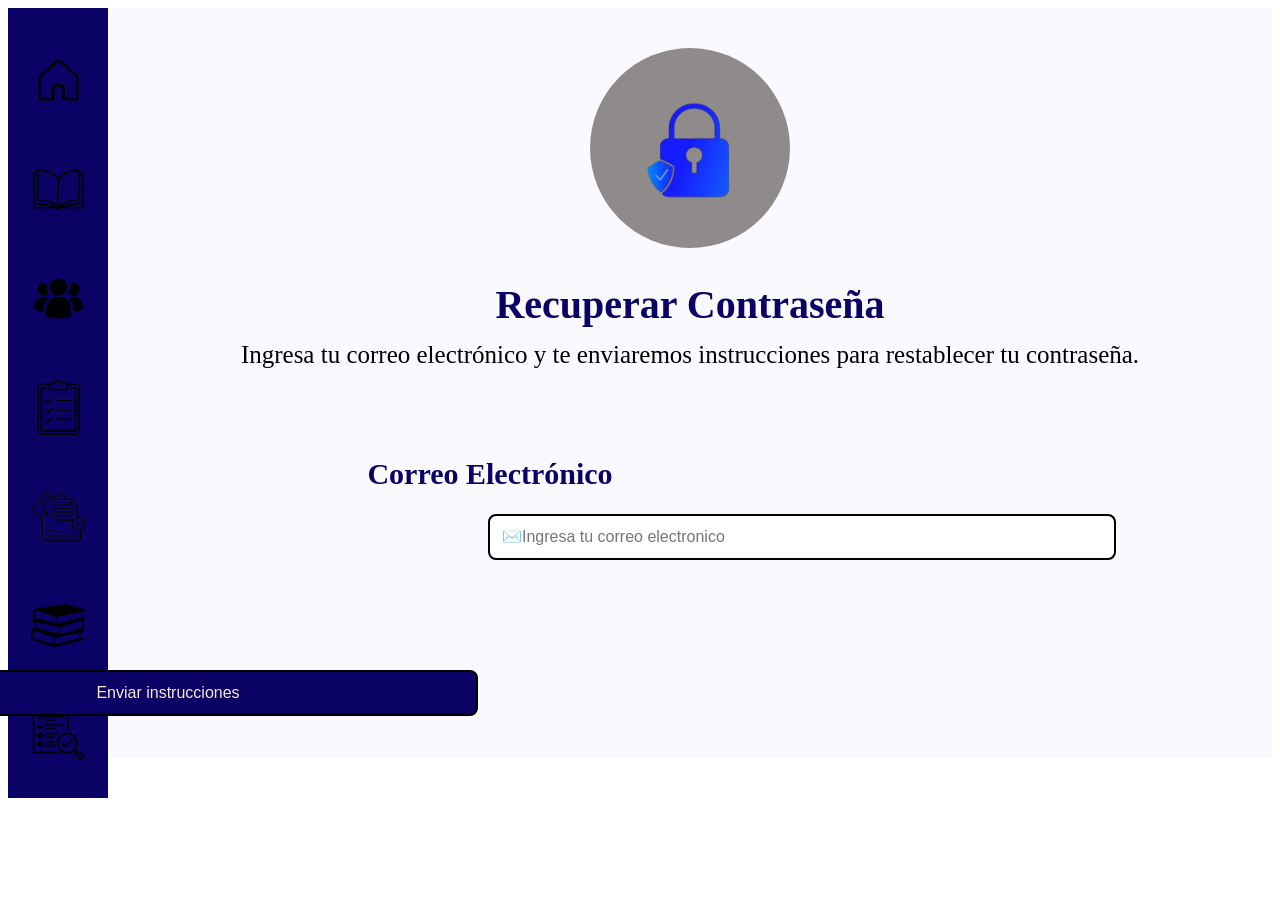
<file: recuperarcontraseña.html>
<!DOCTYPE html>
<html lang="en">
<head>
    <meta charset="UTF-8">
    <meta name="viewport" content="width=device-width, initial-scale=1.0">
    <link rel="stylesheet" href="css/recuperarcontraseña.css">
    <title>Document</title>
</head>
<body>
    <div class="contenedor">
    <!-- Menú lateral -->
    <aside class="barra">
      <a href="inicio.html">
          <img src="img/in-removebg-preview.png" alt="">
      </a>
      <a href="gestiondelibros.html">
          <img src="img/llll-removebg-preview.png" alt="">
      </a>
      <a href="gestiondeusuarios.html">
          <img src="img/usu-removebg-preview.png" alt="">
      </a>
      <a href="prestamolibros.html">
          <img src="img/pre-removebg-preview.png" alt="">
      </a>
      <a href="devoluciones.html">
          <img src="img/devolucion-removebg-preview.png" alt="">
      </a>
      <a href="estraviado.html">
          <img src="img/lib-removebg-preview (1).png" alt="">
      </a>
      <a href="reportes.html">
          <img src="img/reporte-removebg-preview.png" alt="">
      </a>

    </aside>

    <div class="recuperar">

    <div class="logo">
        <img src="img/candado-removebg-preview.png" alt="">
    </div>

     <h2>Recuperar Contraseña</h2>
     <p>Ingresa tu correo electrónico y te enviaremos instrucciones para restablecer tu contraseña.</p>
     <br>
     <h2 class="correo">Correo Electrónico</h2>
     <br>
     <input type="email" placeholder="✉️Ingresa tu correo electronico">

     <BUtton>Enviar instrucciones</BUtton>
     
     </div>

    </div>

</body>
</html>
</file>
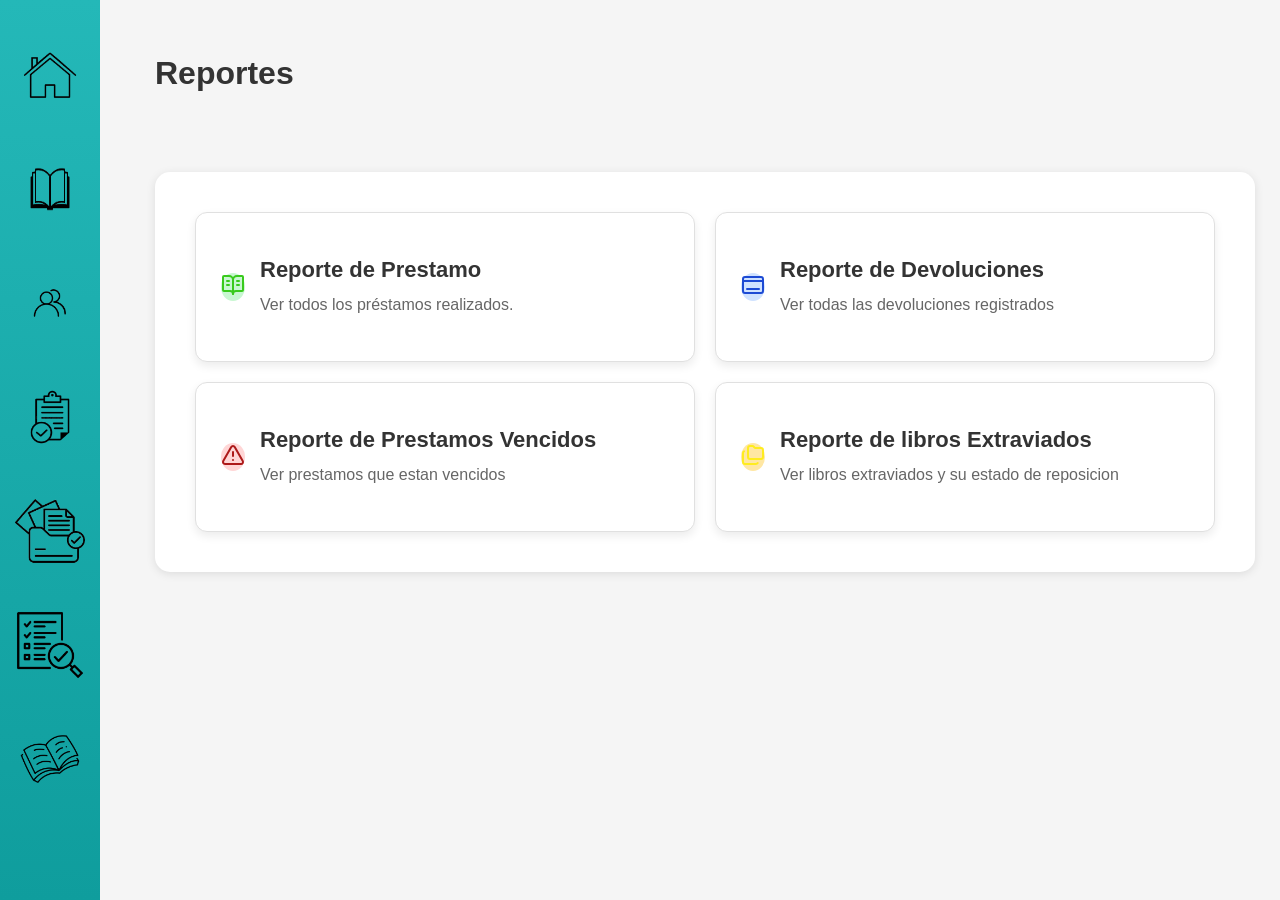
<file: reportes.html>
<!DOCTYPE html>
<html lang="en">
<head>
    <meta charset="UTF-8">
    <meta name="viewport" content="width=device-width, initial-scale=1.0">
    <link rel="stylesheet" href="css/reportes.css">
    <title>Document</title>
</head>
<body>
    <!-- Menú lateral -->
    <aside class="sidebar">
      <a href="inicio.html">
          <img src="imagenes/casa-removebg-preview.png" alt="">
      </a>
      <a href="gestiondelibros.html">
          <img src="imagenes/libro-removebg-preview.png" alt="">
      </a>
      <a href="gestiondeusuarios.html">
          <img src="imagenes/personas-removebg-preview.png" alt="">
      </a>
      <a href="prestamolibros.html">
          <img src="imagenes/prestamo-removebg-preview.png" alt="">
      </a>
      <a href="devoluciones.html">
          <img src="imagenes/devolucion-removebg-preview.png" alt="">
      </a>
      <a href="reportes.html">
          <img src="imagenes/reporte-removebg-preview.png" alt="">
      </a>
      <a href="estraviado.html">
          <img src="imagenes/libro-de-hechizos.png" alt="">
    </a>


    </aside>

    <h1>Reportes</h1>
    <div class="contenedor">
        <div class="reportes">
            <div class="tarjeta">
                <div class="icono-verde"><svg xmlns="http://www.w3.org/2000/svg" width="24" height="24" viewBox="0 0 24 24" fill="none" stroke="#39ca1c" stroke-width="2" stroke-linecap="round" stroke-linejoin="round" class="lucide lucide-book-open-text-icon lucide-book-open-text"><path d="M12 7v14"/><path d="M16 12h2"/><path d="M16 8h2"/><path d="M3 18a1 1 0 0 1-1-1V4a1 1 0 0 1 1-1h5a4 4 0 0 1 4 4 4 4 0 0 1 4-4h5a1 1 0 0 1 1 1v13a1 1 0 0 1-1 1h-6a3 3 0 0 0-3 3 3 3 0 0 0-3-3z"/><path d="M6 12h2"/><path d="M6 8h2"/></svg></div>
                <div class="texto">
                    <h3>Reporte de Prestamo</h3>
                        <p>Ver todos los préstamos realizados.</p>
                </div>
            </div>
            <div class="tarjeta">
                <div class="icono-azul"><svg xmlns="http://www.w3.org/2000/svg" width="24" height="24" viewBox="0 0 24 24" fill="none" stroke="#1c4ad4" stroke-width="2" stroke-linecap="round" stroke-linejoin="round" class="lucide lucide-dock-icon lucide-dock"><path d="M2 8h20"/><rect width="20" height="16" x="2" y="4" rx="2"/><path d="M6 16h12"/></svg></div>
                <div class="texto">
                    <h3>Reporte de Devoluciones</h3>
                    <p>Ver todas las devoluciones registrados</p>
                </div>
            </div>
            <div class="tarjeta">
                <div class="icono-rojo"><svg xmlns="http://www.w3.org/2000/svg" width="24" height="24" viewBox="0 0 24 24" fill="none" stroke="#ad1a1a" stroke-width="2" stroke-linecap="round" stroke-linejoin="round" class="lucide lucide-triangle-alert-icon lucide-triangle-alert"><path d="m21.73 18-8-14a2 2 0 0 0-3.48 0l-8 14A2 2 0 0 0 4 21h16a2 2 0 0 0 1.73-3"/><path d="M12 9v4"/><path d="M12 17h.01"/></svg></div>
                <div class="texto">
                    <h3>Reporte de Prestamos Vencidos</h3>
                    <p>Ver prestamos que estan vencidos</p>
                </div>
            </div>
            <div class="tarjeta">
                <div class="icono-amarrillo"><svg xmlns="http://www.w3.org/2000/svg" width="24" height="24" viewBox="0 0 24 24" fill="none" stroke="#ffec1f" stroke-width="2" stroke-linecap="round" stroke-linejoin="round" class="lucide lucide-folders-icon lucide-folders"><path d="M20 5a2 2 0 0 1 2 2v7a2 2 0 0 1-2 2H9a2 2 0 0 1-2-2V5a2 2 0 0 1 2-2h2.5a1.5 1.5 0 0 1 1.2.6l.6.8a1.5 1.5 0 0 0 1.2.6z"/><path d="M3 8.268a2 2 0 0 0-1 1.738V19a2 2 0 0 0 2 2h11a2 2 0 0 0 1.732-1"/></svg></div>
                <div class="texto">
                    <h3>Reporte de libros Extraviados</h3>
                    <p>Ver libros extraviados y su estado de reposicion</p>
                </div>
            </div>
        </div>
    </div>
</body>
</html>
</file>
<file: css/estilos.css>
*{
    margin: 0;
    padding: 0;
    box-sizing: border-box;
}

body{
    font-family: Arial, sans-serif;
    background: #f2f4f8;
    display: flex;
    justify-content: center;
    align-items: center;
    height: 100vh;
}

.contenedor{
    width: 900px;
    background: white;
    border-radius: 15px;
    box-shadow: 0 0 15px rgba(0,0,0,0.15);
    display: flex;
    overflow: hidden;
}

.logo{
    width: 40%;
    background: #eef3fa;
    text-align: center;
    padding: 80px 20px;
}

.logo h1{
    font-size: 80px;
    margin-bottom: 20px;
}

.logo h2{
    color: #0d3b7a;
    margin-bottom: 15px;
}

.logo p{
    color: #555;
}

.login{
    width: 60%;
    padding: 50px;
}

.login h2{
    text-align: center;
    margin-bottom: 30px;
}

.login label{
    display: block;
    margin-top: 15px;
    margin-bottom: 5px;
}

.login input{
    width: 100%;
    padding: 12px;
    border: 1px solid #ccc;
    border-radius: 5px;
}

.login button{
    width: 100%;
    padding: 12px;
    margin-top: 20px;
    background: #0d3b7a;
    color: white;
    border: none;
    border-radius: 5px;
    cursor: pointer;
}

.login button:hover{
    background: #082a57;
}

.login a{
    font-size: 20px;
    color: #eff5fe;
    text-decoration: none;
}

.login .contraseña{
    display: block;
    text-align: center;
    margin-top: 15px;
    text-decoration: none;
    color: #082a57;

}

h1 img{
    width: 100px;
    height: 100px;
}

/* parea ipad */
@media (max-width: 1024px){

    .contenedor{
        width: 90%;
    }

    .logo{
        padding: 50px 15px;
    }

    .logo h1{
        font-size: 60px;
    }

    .login{
        padding: 35px;
    }
}

/* para celular */
@media (max-width: 768px){

    body{
        height: auto;
        padding: 20px 0;
    }

    .contenedor{
        width: 95%;
        flex-direction: column;
    }

    .logo{
        width: 100%;
        padding: 40px 20px;
    }

    .logo h1{
        font-size: 50px;
    }

    .logo h2{
        font-size: 28px;
    }

    .logo p{
        font-size: 16px;
    }

    .login{
        width: 100%;
        padding: 30px 20px;
    }

    .login h2{
        font-size: 26px;
    }

    .login input,
    .login button{
        font-size: 16px;
    }

    .login a{
        font-size: 16px;
    }

    h1 img{
        width: 80px;
        height: 80px;
    }
}
 
/* para celular */
@media (max-width: 480px){

    .logo h1{
        font-size: 40px;
    }

    .logo h2{
        font-size: 22px;
    }

    .login h2{
        font-size: 22px;
    }

    .login{
        padding: 20px 15px;
    }

    h1 img{
        width: 70px;
        height: 70px;
    }
}
</file>
<file: css/devoluciones.css>
/* MENU */

.sidebar{
    width:100px;
    background:linear-gradient(#0d6efd);
    display:flex;
    flex-direction:column;
    align-items:center;
    padding:10px;
}

.sidebar img{
    width: 50px;
    height: 50px;
    font-size:35px;
    margin:5px;
    cursor:pointer;
}

.configuracion{
    margin-top:auto;
}

*{
    margin:0;
    padding:0;
    box-sizing:border-box;
    font-family:Arial, sans-serif;
}

body{
    background:#f5f5f5;
}

.contenedor{
    display:flex;
    min-height:100vh;
}

/* Contenido */
.contenido{
    flex:1;
    padding:20px;
}

.card{
    background:white;
    padding:100px;
    border-radius:15px;
    box-shadow:0 2px 10px rgba(0,0,0,.1);
}

.buscar{
    display:flex;
    margin:15px 0;
}

.buscar input{
    flex:1;
    padding:12px;
    border:1px solid #ccc;
    border-radius:8px 0 0 8px;
}

.buscar button{
    width:60px;
    border:none;
    background:#0d6efd;
    color:white;
    border-radius:0 8px 8px 0;
    cursor:pointer;
}

.info-grid{
    display:grid;
    grid-template-columns:1fr 1fr;
    gap:20px;
    margin:20px 0;
}

.info,
.estado{
    background:#f8f9fa;
    padding:20px;
    border-radius:10px;
}

.estado{
    display:flex;
    flex-direction:column;
    gap:15px;
}

.estado input[type="date"]{
    padding:10px;
}

.btn{
    width:100%;
    max-width:350px;
    display:block;
    margin:20px auto 0;
    padding:15px;
    background:#0d6efd;
    color:white;
    border:none;
    border-radius:10px;
    cursor:pointer;
}

/* TABLET */
@media (max-width: 768px){

    .contenedor{
        flex-direction: column;
    }

    .sidebar{
        width: 100%;
        height: 70px;
        flex-direction: row;
        justify-content: center;
        align-items: center;
        gap: 15px;
        padding: 10px;
    }

    .contenido{
        width: 100%;
    }

    .info-grid{
        grid-template-columns: 1fr;
    }
}

/* CELULARES */
@media (max-width: 480px){

    .contenedor{
        flex-direction: column;
    }

    /* Menú arriba */
     .sidebar{
        width:100%;
        height:70px;
        flex-direction:row;
        justify-content:center;
        align-items:center;
        overflow-x: auto;
    }

    .sidebar img{
        width:40px;
        height:40px;
        margin:2px;
    }

    .contenido{
        padding: 10px;
    }

    .card{
        padding: 15px;
    }

    h2{
        font-size: 22px;
        text-align: center;
    }

    h3{
        font-size: 20px;
    }

    /* Buscador */
    .buscar{
        flex-direction: column;
        gap: 10px;
    }

    .buscar input,
    .buscar button{
        width: 100%;
        border-radius: 8px;
    }

    .buscar button{
        height: 45px;
    }

    /* Tarjetas */
    .info-grid{
        grid-template-columns: 1fr;
        gap: 15px;
    }

    .info,
    .estado{
        width: 100%;
        padding: 15px;
    }

    .info p{
        font-size: 14px;
    }

    .estado label{
        font-size: 14px;
    }

    .estado input[type="date"]{
        width: 100%;
    }

    /* Botón */
    .btn{
        width: 100%;
        max-width: 100%;
        padding: 12px;
        font-size: 15px;
    }
}
</file>
<file: css/extraviado.css>
/* RESET */
*{
    margin: 0;
    padding: 0;
    box-sizing: border-box;
    font-family: Arial, Helvetica, sans-serif;
}

/* BODY */
body{
    background: #f5f5f5;
    min-height: 100vh;
}

/* CONTENEDOR */
.contenedor{
    display: flex;
    min-height: 100vh;
}

/* SIDEBAR */
.sidebar{
    width: 100px;
    background: linear-gradient(#f7890c,#fa7406);
    display: flex;
    flex-direction: column;
    align-items: center;
    padding: 20px 0;
}

.sidebar img{
    width: 70px;
    height: 70px;
    object-fit: contain;
    margin: 15px 0;
    cursor: pointer;
    transition: 0.3s;
}

.sidebar img:hover{
    transform: scale(1.1);
}

.configuracion{
    margin-top: auto;
    font-size: 30px;
    margin-bottom: 20px;
    cursor: pointer;
}

/* CONTENIDO */
.contenido{
    flex: 1;
    margin: 20px;
    background: #fff;
    padding: 40px;
    border-radius: 15px;
    box-shadow: 0 2px 10px rgba(0,0,0,.15);
}

/* TITULO */
h1{
    text-align: center;
    margin-bottom: 30px;
    color: #333;
}

/* SUBTITULOS */
h3{
    margin-top: 15px;
    margin-bottom: 8px;
    color: #333;
}

/* INPUTS */
input[type="text"]{
    width: 100%;
    padding: 12px;
    border: 1px solid #dcdcdc;
    border-radius: 8px;
    font-size: 16px;
    margin-bottom: 15px;
}

input[type="text"]:focus{
    outline: none;
    border-color: #f7941d;
}

/* REPOSICION */
.reposicion{
    border: 1px solid #e5e5e5;
    border-radius: 10px;
    padding: 20px;
    margin: 20px 0;
}

.reposicion label{
    display: block;
    margin: 12px 0;
    font-size: 17px;
}

input[type="radio"]{
    margin-right: 10px;
    transform: scale(1.2);
}

/* TEXTAREA */
textarea{
    width: 100%;
    min-height: 120px;
    padding: 12px;
    border: 1px solid #dcdcdc;
    border-radius: 8px;
    resize: vertical;
    font-size: 16px;
}

textarea:focus{
    outline: none;
    border-color: #f7941d;
}

/* BOTON */
button{
    display: block;
    width: 250px;
    margin: 25px auto 0;
    padding: 14px;
    background: #f7941d;
    color: white;
    border: none;
    border-radius: 8px;
    font-size: 18px;
    cursor: pointer;
    transition: 0.3s;
}

button:hover{
    background: #e57f00;
}

/* TABLET Y CELULAR */
@media (max-width: 768px){

    .contenedor{
        flex-direction: column;
    }

    .sidebar{
        width: 100%;
        min-height: auto;
        flex-direction: row;
        justify-content: center;
        flex-wrap: wrap;
        gap: 10px;
        padding: 10px;
    }

    .sidebar img{
        width: 30px;
        height: 30px;
        margin: 5px;
    }

    .configuracion{
        display: none;
    }

    .contenido{
        margin: 10px;
        padding: 20px;
    }

    h1{
        font-size: 28px;
    }

    button{
        width: 100%;
    }
}
</file>
<file: css/gestiondelibros.css>
*{
    margin:0;
    padding:0;
    box-sizing:border-box;
    font-family:Arial, Helvetica, sans-serif;
}


.contenedor-gestion{
    width:100%;
    background:#ececec;
}

/* MENU */

.sidebar{
    position: fixed;
    top: 0;
    left: 0;
    width: 100px;
    height: 100vh;
    background: linear-gradient(#4e21ca,#5e1dd6);
    display: flex;
    flex-direction: column;
    align-items: center;
    overflow-y: auto;
}

.sidebar img{
    width: 40px;
    height: 40px;
    font-size:35px;
    margin:15px;
    cursor:pointer;
}

/* CONTENIDO */

.contenido{
    flex:1;
    padding:20px;
    margin-left: 100px;
}

.encabezado{
    display:flex;
    justify-content:space-between;
    align-items:center;
    margin-bottom:15px;
    font-size: 21px;
}

.btn-agregar{
    background:#4f6bed;
    color:white;
    border:none;
    padding:10px 15px;
    border-radius:10px;
    cursor:pointer;
}

.btn-agregar:hover{
    background:#3957df;
    transform: scale(1.01);
    box-shadow: 0 15px 15px gray;
}

.buscador{
    margin:20px 0;
    display:flex;
    width:300px;
}

.buscador input{
    flex:1;
    padding:10px;
    border:1px solid #bbb;
    border-right:none;
    border-radius:8px 0 0 8px;
}

.buscador button{
    width:50px;
    border:1px solid #bbb;
    background:white;
    border-radius:0 8px 8px 0;
    cursor:pointer;
}

/* TABLA */

table{
    width:100%;
    border-collapse:collapse;
    background:white;
}

thead{
    background:#d4d4d4;
}

th, td{
    padding:12px;
    text-align:center;
    border-bottom:1px solid #999;
}

.editar{
    background:#4e21ca;
    color:white;
    border:none;
    width:45px;
    height:40px;
    border-radius:5px;
}

.eliminar{
    background:#ef4040;
    color:white;
    border:none;
    width:45px;
    height:40px;
    border-radius:5px;
}

/* Media de ¡Pad */
@media(max-width:1024px){

    .sidebar{
        width:100%;
        height:70px;
        flex-direction:row;
        justify-content:center;
        align-items:center;
        overflow-x: auto;
    }

    .sidebar img{
        width:50px;
        height:50px;
        margin:8px;
    }

    .contenido{
        margin-left:0;
        margin-top:70px;
        padding:10px;
    }

    .encabezado{
        flex-direction:column;
        align-items:stretch;
        gap:10px;
        overflow-x: auto;
        overflow-y: auto;
    }

    .btn-agregar{
        width:100%;
    }

    .buscador{
        width:100%;
    }

    .buscador input{
        width:100%;
    }

    table{
        display:block;
        overflow-x:auto;
        white-space:nowrap;
        overflow-x: auto;
        overflow-y: auto;
    }

    th, td{
        font-size:12px;
        padding:8px;
        width: 100%;
        margin: 0 auto;
    }

    .editar,
    .eliminar{
        width:35px;
        height:35px;
    }

}

/* Media para celular */
@media (max-width:480px){

    .sidebar{
        width:100%;
        height:70px;
        flex-direction:row;
        justify-content:center;
        align-items:center;
        overflow-x: auto;
    }

    .sidebar img{
        width:40px;
        height:40px;
        margin:8px;
    }

    .contenido{
        margin-left:0;
        margin-top:70px;
        padding:10px;
    }

    .encabezado{
        flex-direction:column;
        align-items:stretch;
        gap:10px;
        overflow-x: auto;
        overflow-y: auto;
    }

    .btn-agregar{
        width:100%;
    }

    .buscador{
        width:100%;
    }

    .buscador input{
        width:100%;
    }

    table{
        display:block;
        overflow-x:auto;
        white-space:nowrap;
        overflow-x: auto;
        overflow-y: auto;
    }

    th, td{
        font-size:12px;
        padding:8px;
    }

    .editar,
    .eliminar{
        width:35px;
        height:35px;
    }

}
</file>
<file: css/gestiondeusuarios.css>
*{
    margin:0;
    padding:0;
    box-sizing:border-box;
    font-family:Arial, Helvetica, sans-serif;
}

.contenedor-usuarios{
    width:100%;
    background:#ececec;
}

/* MENU */

.sidebar{
    position: fixed;
    top: 0;
    left: 0;
    width: 100px;
    height: 100vh;
    background:linear-gradient(#8a2be2,#b400ff);
    display: flex;
    flex-direction: column;
    align-items: center;
    overflow-y: auto;
}

.sidebar img{
    width: 70px;
    height: 10vh;
    font-size:35px;
    margin:15px;
    cursor:pointer;
}

/* CONTENIDO */

.contenido{
    flex:1;
    padding:20px;
    margin-left: 100px;
}

.encabezado{
    display:flex;
    justify-content:space-between;
    align-items:center;
}

.agregar{
    background:#6b82f1;
    color:white;
    border:none;
    padding:10px 15px;
    border-radius:10px;
    cursor:pointer;
}

.agregar:hover{
    transform: scale(1.01);
    box-shadow: 0 15px 15px gray;
}

.buscar{
    margin:20px 0;
    display:flex;
    width:300px;
}

.buscar input{
    flex:1;
    padding:12px;
    border:1px solid gray;
    border-right:none;
    border-radius:15px 0 0 15px;
}

.buscar button{
    width:50px;
    border:1px solid gray;
    border-radius:0 15px 15px 0;
    background:white;
}

/* TABLA */

table{
    width:100%;
    border-collapse:collapse;
    background:white;
}

thead{
    background:#d4d4d4;
}

th, td{
    padding:12px;
    text-align:center;
    border-bottom:1px solid #999;
}

.editar{
    background:#a200ff;
    color:white;
    border:none;
    width:45px;
    height:40px;
    border-radius:5px;
}

.eliminar{
    background:#ef4040;
    color:white;
    border:none;
    width:45px;
    height:40px;
    border-radius:5px;
}

/* Media de ¡Pad */
@media(max-width:1024px){

    .sidebar{
        width:100%;
        height:70px;
        flex-direction:row;
        justify-content:center;
        align-items:center;
        overflow-x: auto;
    }

    .sidebar img{
        width:50px;
        height:50px;
        margin:8px;
    }

    .contenido{
        margin-left:0;
        margin-top:70px;
        padding:10px;
    }

    .encabezado{
        flex-direction:column;
        align-items:stretch;
        gap:10px;
        overflow-x: auto;
        overflow-y: auto;
    }

    .btn-agregar{
        width:100%;
    }

    .buscador{
        width:100%;
    }

    .buscador input{
        width:100%;
    }

    table{
        display:block;
        overflow-x:auto;
        white-space:nowrap;
        overflow-x: auto;
        overflow-y: auto;
    }

    th, td{
        font-size:12px;
        padding:8px;
        width: 100%;
        margin: 0 auto;
    }

    .editar,
    .eliminar{
        width:35px;
        height:35px;
    }

}

/* Media para celular */
@media (max-width:480px){

    .sidebar{
        width:100%;
        height:70px;
        flex-direction:row;
        justify-content:center;
        align-items:center;
        overflow-x: auto;
    }

    .sidebar img{
        width:40px;
        height:40px;
        margin:8px;
    }

    .contenido{
        margin-left:0;
        margin-top:70px;
        padding:10px;
    }

    .encabezado{
        flex-direction:column;
        align-items:stretch;
        gap:10px;
        overflow-x: auto;
        overflow-y: auto;
    }

    .btn-agregar{
        width:100%;
    }

    .buscador{
        width:100%;
    }

    .buscador input{
        width:100%;
    }

    table{
        display:block;
        overflow-x:auto;
        white-space:nowrap;
        overflow-x: auto;
        overflow-y: auto;
    }

    th, td{
        font-size:12px;
        padding:8px;
    }

    .editar,
    .eliminar{
        width:35px;
        height:35px;
    }

}
</file>
<file: css/inicio.css>
*{
    margin:0;
    padding:0;
    box-sizing:border-box;
    font-family: Arial, sans-serif;
}

body{
    background:#f5f6fa;
}

.perfil{
    position: fixed;
    top: 20px;
    right: 20px;

}

.perfil img{
    width: 60px;
    height: 60px;
    border-radius: 50px;
    position: relative;
    left: 25px;
}

.perfil h3{
    color: #0b3b82;
    font-size: 20px;
    text-align: center;
}

.barra{
    width:250px;
    height:100vh;
    background:#0b3b82;
    color:white;
    position:fixed;
    overflow-y: auto;
    
}

.logo{
    text-align:center;
    padding:20px;
    border-bottom:1px solid rgba(255,255,255,0.2);
}

.logo h2{
    color: white;
    font-size: 20px;
    text-align: right;
}

.logo img{
    width: 70px;
    height: 70px;
    position: relative;
    top: 55px;
    margin-right: 130px;

}

.barra ul{
    list-style:none;
}

a{
    text-decoration: none;
    color: white;
    text-align: center;
    font-size: 20px;
}
a img{
    width: 40px;
    height: 40px;
     position: relative;
    top: 10px;
}

.cerrar{
       width: 40px;
    height: 40px;
     position: relative;
    top: 10px;
}

.barra ul li{
    padding:15px 20px;
    cursor:pointer;
}

.barra ul li:hover{
    background:#174f9d;
}

.contenido{
    margin-left:260px;
    padding:30px;
}

.contenido h1{
    margin-bottom:10px;
}

.contenido p{
    margin-bottom:25px;
}

.tarjetas{
    display:grid;
    grid-template-columns:repeat(3,1fr);
    gap:20px;
    padding: 15px;
}

.card{
    width: 300px;
    height: 250px;
    padding:25px;
    color:white;
    border-radius:10px;
    transition:0.3s;
}

.card:hover{
    transform:scale(1.05);
}

.libros{
    background:#2F80ED;
    font-size: 20px;
}

img{
    width: 80px;
    height: 80px;
}

.usuarios{
    background:#27AE60;
    font-size: 20px;
}

.prestamos{
    background:#F2C94C;
    font-size: 20px;
}

.devoluciones{
    background:#9B51E0;
    font-size: 20px;
}

.reportes{
    background:#EB5757;
    font-size: 20px;
}

.configuracion{
    background:#56CCF2;
    font-size: 20px;
}

.card a{
    text-align: center;
    color: white;
    font-size: 20px;
}

/* para ipad */
@media (max-width: 1024px){

    .barra{
        width: 200px;
    }

    .contenido{
        margin-left: 210px;
        padding: 20px;
    }

    .tarjetas{
        grid-template-columns: repeat(2,1fr);
    }

    .card{
        width: 100%;
        height: auto;
        min-height: 220px;
    }

    .perfil h3{
        font-size: 18px;
    }
}

/* para celular */
@media (max-width: 768px){

    .barra{
        width: 100%;
        height: auto;
        position: relative;
    }

    .logo{
        padding: 15px;
    }

    .logo img{
        position: static;
        margin: 0;
    }

    .logo h2{
        text-align: center;
    }

    .barra ul{
        display: flex;
        flex-wrap: wrap;
        justify-content: center;
    }

    .barra ul li{
        padding: 10px;
    }

    .contenido{
        margin-left: 0;
        padding: 15px;
    }

    .perfil{
        position: static;
        text-align: center;
        margin: 15px 0;
    }

    .perfil img{
        position: static;
    }

    .tarjetas{
        grid-template-columns: 1fr;
    }

    .card{
        width: 100%;
        height: auto;
        min-height: 180px;
    }

    .card img{
        width: 60px;
        height: 60px;
    }

    .contenido h1{
        font-size: 28px;
    }

    a{
        font-size: 16px;
    }
}

/* celular pequeño */
@media (max-width: 480px){

    .logo h2{
        font-size: 18px;
    }

    .perfil h3{
        font-size: 16px;
    }

    .contenido h1{
        font-size: 24px;
    }

    .card{
        padding: 15px;
    }

    .libros,
    .usuarios,
    .prestamos,
    .devoluciones,
    .reportes,
    .configuracion{
        font-size: 16px;
    }

    .card a{
        font-size: 16px;
    }
}
</file>
<file: css/prestamoslibros.css>
/* MENU */

*{
    margin: 0;
    padding: 0;
    box-sizing: border-box;
    font-family:Arial, Helvetica, sans-serif:
}

.contenedor{
    display: flex;
    width: 100%;
    min-height: 100vh;
    background-color: rgb(212, 211, 211);
}

.sidebar{
    width: 100px;
    background: #36B73A;
    display: flex;
    flex-direction: column;
    align-items: center;
    padding: 20px 0;
}

.sidebar img{
    width: 75px;
    height: 75px;
    margin: 15px;
    cursor: pointer;
}

.configuracion{
    margin-top: auto;
}

.libros{
    flex: 1;
    min-height: 100vh;
    background-color: rgb(212, 211, 211);
    padding: 30px;
}

h1{
    text-align: center;
    font-size: 3rem;
    margin-bottom: 20px;
}

h2{
    font-size: 2rem;
    margin-bottom: 20px;
}

.prestamo{
    max-width: 1200px;
    margin: auto;
}

.prestamo h3{
    font-size: 1.5rem;
    margin-bottom: 10px;
}

/* BUSCADORES */

.campo-busqueda{
    display: flex;
    width: 100%;
    margin-bottom: 25px;
}

.campo-busqueda input{
    flex: 1;
    height: 65px;
    padding: 0 20px;
    border: 1px solid #ccc;
    border-right: none;
    border-radius: 12px 0 0 12px;
    font-size: 18px;
}

.btn-buscar{
    width: 70px;
    height: 65px;
    border: none;
    background: #36B73A;
    border-radius: 0 12px 12px 0;
    cursor: pointer;

    display: flex;
    justify-content: center;
    align-items: center;
}

.btn-buscar img{
    width: 28px;
    height: 28px;
}

/* FECHAS */

.fila{
    display: flex;
    gap: 30px;
    margin-bottom: 30px;
}

.campo{
    flex: 1;
}

.campo input{
    width: 100%;
    padding: 15px;
    border: 2px solid #ccc;
    border-radius: 10px;
    font-size: 18px;
}

/* BOTÓN */

.prestamo button[type="submit"]{
    display: block;
    margin: auto;
    width: 320px;
    padding: 15px;
    border: none;
    border-radius: 10px;
    background: #36B73A;
    color: white;
    font-size: 22px;
    cursor: pointer;
}

/* para tablet */

@media (max-width: 1024px){

    .contenedor{
        flex-direction: column;
    }

    .sidebar{
        width: 100%;
        flex-direction: row;
        justify-content: center;
        flex-wrap: wrap;
        padding: 10px;
    }

    .sidebar img{
        width: 55px;
        height: 55px;
        margin: 8px;
    }

    h1{
        font-size: 2.5rem;
    }

    h2{
        font-size: 1.7rem;
    }

    .campo-busqueda input{
        height: 60px;
    }

    .btn-buscar{
        width: 65px;
        height: 60px;
    }
}

/* para celular */

@media (max-width: 768px){

    .libros{
        padding: 15px;
    }

      .sidebar{
        width:100%;
        height:70px;
        flex-direction:row;
        justify-content:center;
        align-items:center;
        overflow-x: auto;
    }

    .sidebar img{
        width:40px;
        height:40px;
        margin:5px;
    }


    h1{
        font-size: 1.8rem;
    }

    h2{
        font-size: 1.3rem;
    }

    .prestamo h3{
        font-size: 1.1rem;
    }

    .campo-busqueda input{
        height: 50px;
        font-size: 14px;
        padding: 0 12px;
    }

    .btn-buscar{
        width: 55px;
        height: 50px;
    }

    .btn-buscar img{
        width: 20px;
        height: 20px;
    }

    .fila{
        flex-direction: column;
        gap: 15px;
    }

    .campo input{
        width: 100%;
        font-size: 14px;
    }

    .prestamo button[type="submit"]{
        width: 100%;
        max-width: 280px;
        font-size: 18px;
    }
}
</file>
<file: css/recuperarcontraseña.css>
/* MENU */

.barra{
    width:100px;
    height:750px;
    background:linear-gradient(#0a0265,#0a0265);
    display:flex;
    flex-direction:column;
    align-items:center;
    padding:20px 0;
}

.barra img{
    width: 55px;
    height: 55px;
    font-size:35px;
    margin:25px;
    cursor:pointer;
}

.configuracion{
    margin-top:auto;
}

.contenedor{
    display: flex;
    width: 100%;
    height: 100%;
    background-color: rgb(255, 255, 255);
}

.logo{
    position: relative;
    top: 40px;
    margin: 0 auto;
  background-color: rgb(144, 139, 139);
    width: 200px;
    height: 200px;
    border-radius: 100%;
    

}

.logo img{
    position: relative;
    right: 30px;
    top: 30px;
    width: 280px;
    height: 150px;
    border-radius: 50%;
    
}


.recuperar{
    width: 100%;
    height: 750px;
    background-color: #faf9ff;
    
}

.recuperar h2{
    text-align: center;
    position: relative;
    top: 40px;
    font-size: 40px;
    color: #0a0265;
}

.recuperar p{
     text-align: center;
    position: relative;
    top: 20px;
    font-size: 25px;
    color: #000000;

}
 .recuperar .correo{
    position: relative;
    top: 40px;
    right: 200px;
    font-size: 30px;
    color: #0a0265;
 }

input{
    position: relative;
    left: 380px;
    width: 600px;
    padding: 12px;
    margin-top: 20px;
    border: 2px solid black;
    border-radius: 8px;
    font-size: 16px;
    
}

button{
      position: relative;
    top: 90px;
    right: 250px;
    width: 620px;
    padding: 12px;
    margin-top: 20px;
    border: 2px solid black;
    border-radius: 8px;
    font-size: 16px;
    background-color: #0a0265;
     transition: transform 1s ease;
     color: antiquewhite;
}

button:hover{
    background-color: #3f3a80;
    transform: scale(1.1);
}

/*  para ipad */
@media (max-width: 1024px){

    input{
        width: 80%;
        left: 10%;
    }

    button{
        width: 80%;
        left: 10%;
        right: auto;
    }

    .recuperar .correo{
        right: 0;
        text-align: center;
        display: block;
    }
}

/* para celular */

@media (max-width: 768px){

    .contenedor{
        flex-direction: column;
    }

    .barra{
        width: 100%;
        height: auto;
        flex-direction: row;
        justify-content: center;
        flex-wrap: wrap;
        padding: 10px;
    }

    .barra img{
        width: 30px;
        height: 30px;
        margin: 10px;
    }

    .logo{
        width: 150px;
        height: 150px;
        margin-top: 20px;
    }

    .logo img{
        width: 200px;
        height: 110px;
        right: 25px;
        top: 20px;
    }

    .recuperar{
        height: auto;
        padding: 20px;
    }

    .recuperar h2{
        font-size: 28px;
    }

    .recuperar p{
        font-size: 18px;
    }

    .recuperar .correo{
        position: static;
        display: block;
        text-align: center;
        font-size: 22px;
        margin-top: 20px;
    }

    input{
        position: relative;
        left: 50px;
        top: 50px;
        width: 70%;
        margin-top: 15px;
    }

    button{
        position: relative;
        left: 50px;
        width: 75%;
        margin-top: 20px;
    }
}

/* para celular */
@media (max-width: 480px){

    .logo{
        width: 120px;
        height: 120px;
    }

    .logo img{
        width: 160px;
        height: 90px;
        right: 20px;
    }

    .recuperar h2{
        font-size: 22px;
    }

    .recuperar p{
        font-size: 16px;
    }

    .recuperar .correo{
        font-size: 18px;
    }

    input, button{
        font-size: 14px;
    }
}
</file>
<file: css/reportes.css>
*{
    margin: 0;
    padding: 0;
    box-sizing: border-box;
    font-family: arial, sans-serif;
}

body{
    background-color: #f5f5f5;
    padding: 25px;
}

/* MENU */

.sidebar{
   position: fixed;
   left: 0;
   top: 0;
    width:100px;
    height: 100vh;
    background: linear-gradient(180deg,#24b8b8,#0f9d9d);
    display:flex;
    flex-direction:column;
    align-items:center;
    padding:20px 0;
}

.sidebar img{
    width: 70px;
    height: 70px;
    font-size:35px;
    margin:20px 0;
    cursor:pointer;
}

.configuracion{
    margin-top:auto;
}

.contenedor{
    max-width: 1500px;
    width: calc(100%-160%);
    margin:  80px 0 0 130px;
    background: white;
    border-radius: 15px;
    padding: 40px;
    box-shadow: 0 2px 10px rgba(0,0,0, 0.1);
}
 h1{
   margin-left: 130px;
   margin-top: 30px;
   margin-bottom: 25px;
   color: #333;
 }

 .reportes{
    display: grid;
    grid-template-columns: repeat(2, minmax(350px, 1fr));
    gap: 20px;
 }

 .tarjeta{
    display: flex;
    align-items: center;
    gap: 15px;
    padding: 25px;
    width: 100%;
    min-height: 150px;
    border: 1px solid #e0e0e0;
    border-radius: 12px;
    background-color: white;
    box-shadow: 0 4px 10px rgba(0,0,0, 0.08);
    transition: all 0.3s ease;
 }

 .tarjeta:hover{
   transform: translatey(-5px);
   box-shadow: 0, 10px 20px rgba(0,0,0, 0.15);
 }

 .icono{
    width: 100px;
    height: 100px;
    border-radius: 90%;
    display: flex;
    justify-content: center;
    align-items: center;
    font-size: 80px;
    transition: transform 0.3s ease;
 }

 .tarjeta:hover .icono{
   transform: scale(1.1);
 }

 .icono-verde{
    background-color: #c8f7d1; color: #16a34a;
    border-radius: 90%;
 }

 .icono-azul{
    background-color: #cfe2ff; color: #2563eb;
    border-radius: 90%;
 }

 .icono-rojo{
    background-color: #ffd6d6; color: #dc2626;
    border-radius: 90%;
 }
  
 .icono-amarrillo{
    background-color: #ffe7a3; color: #d97706;
    border-radius: 90%;
 }

 .texto h3{
    margin-bottom: 10px;
    color: #333;
    font-size: 22px;
 }

 .texto p{
    color: #666;
    font-size: 16px;
    line-height: 1.5;
 }
 /* Tablet */
 @media (max-width: 768px){
    
   .sidebar{
      position: fixed;
      top: 0;
      left: 0;
      width: 100%;
      height: 80px;
      flex-direction: row;
      justify-content: space-evenly;
      padding: 10px;
   }

   .sidebar img{
      width: 45px;
      height: 45px;
      margin: 0;
   }

   h1{
      margin-left: 20px;
      margin-top: 110px;
      text-align: center;
   }

   .contenedor{
      margin: 20px;
      margin-top: 20px;
      width: auto;
   }

   .reportes{
      grid-template-columns: 1fr;
   }
 }


 /* TELEFONO */
 @media (max-width:480px){

   .contenedor{
      margin-left: 96px;
      width: calc(100% - 110px);
      padding: 15px;
       +
     .sidebar{
        width:100%;
        height:70px;
        flex-direction:row;
        justify-content:center;
        align-items:center;
        overflow-x: auto;
    }

    .sidebar img{
        width:40px;
        height:40px;
        margin:8px;
    }

   h1{
      margin-left: 10px;
      margin-top: 95px;
      font-size: 28px;
   }

   .sidebar img{
      width: 35px;
      height: 35px;
      margin: 0;
   }
   .tarjeta{
      flex-direction: column;
      text-align: center;
   }
   .texto h3{
      font-size: 16px;
   }
   .texto p{
      font-size: 13px;
   }
 }
</file>
